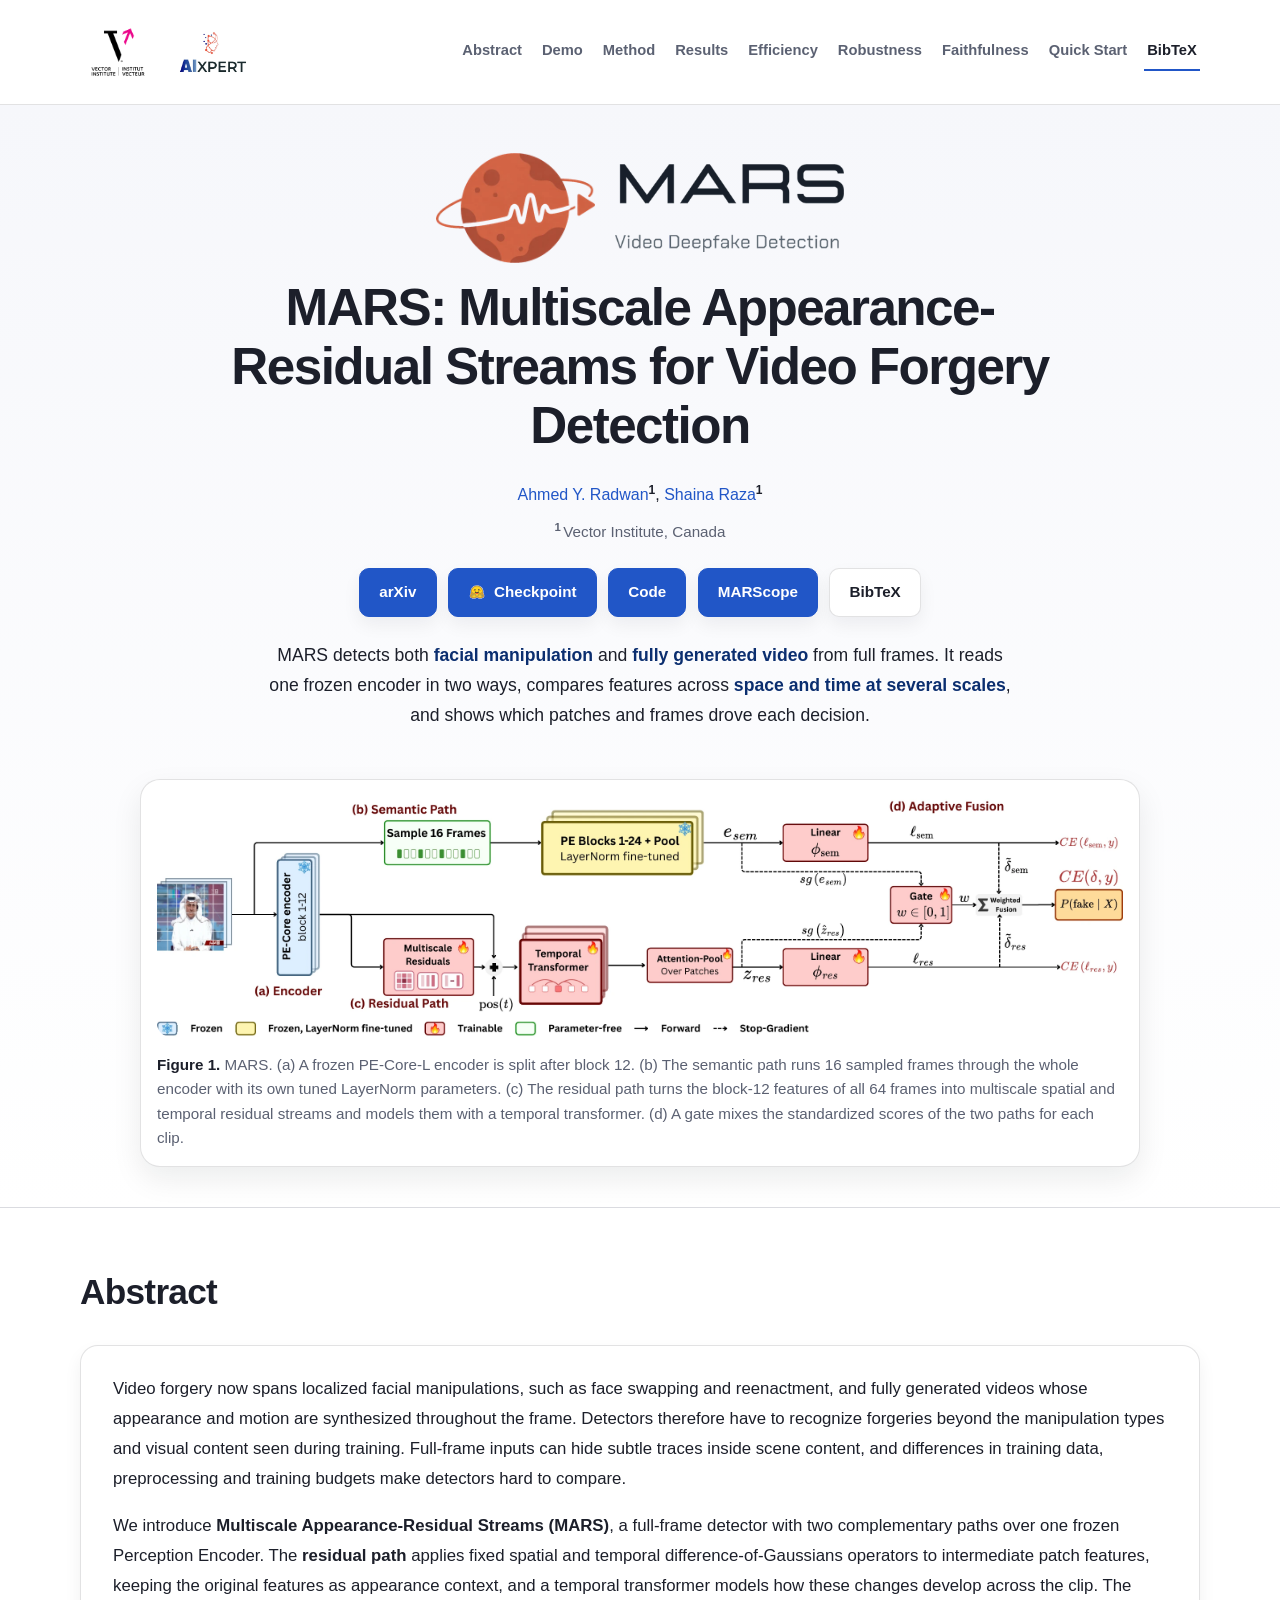
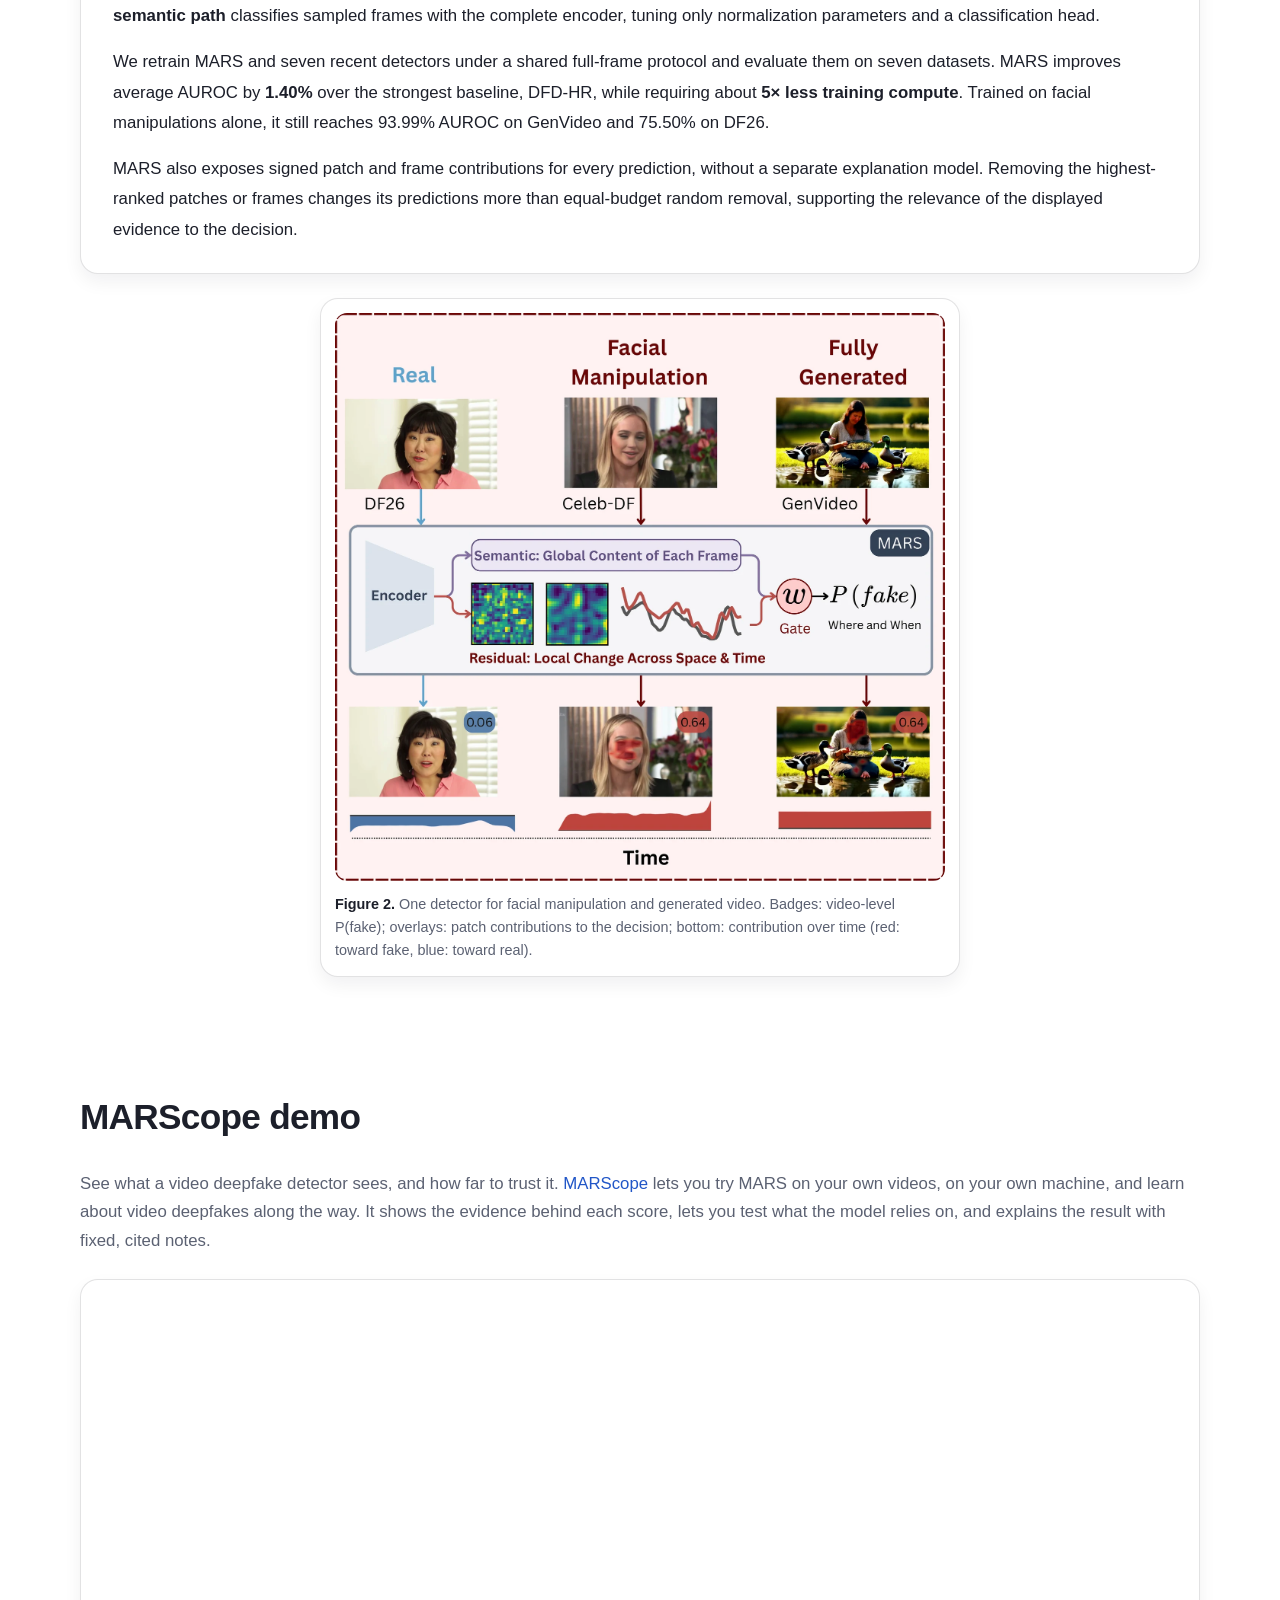
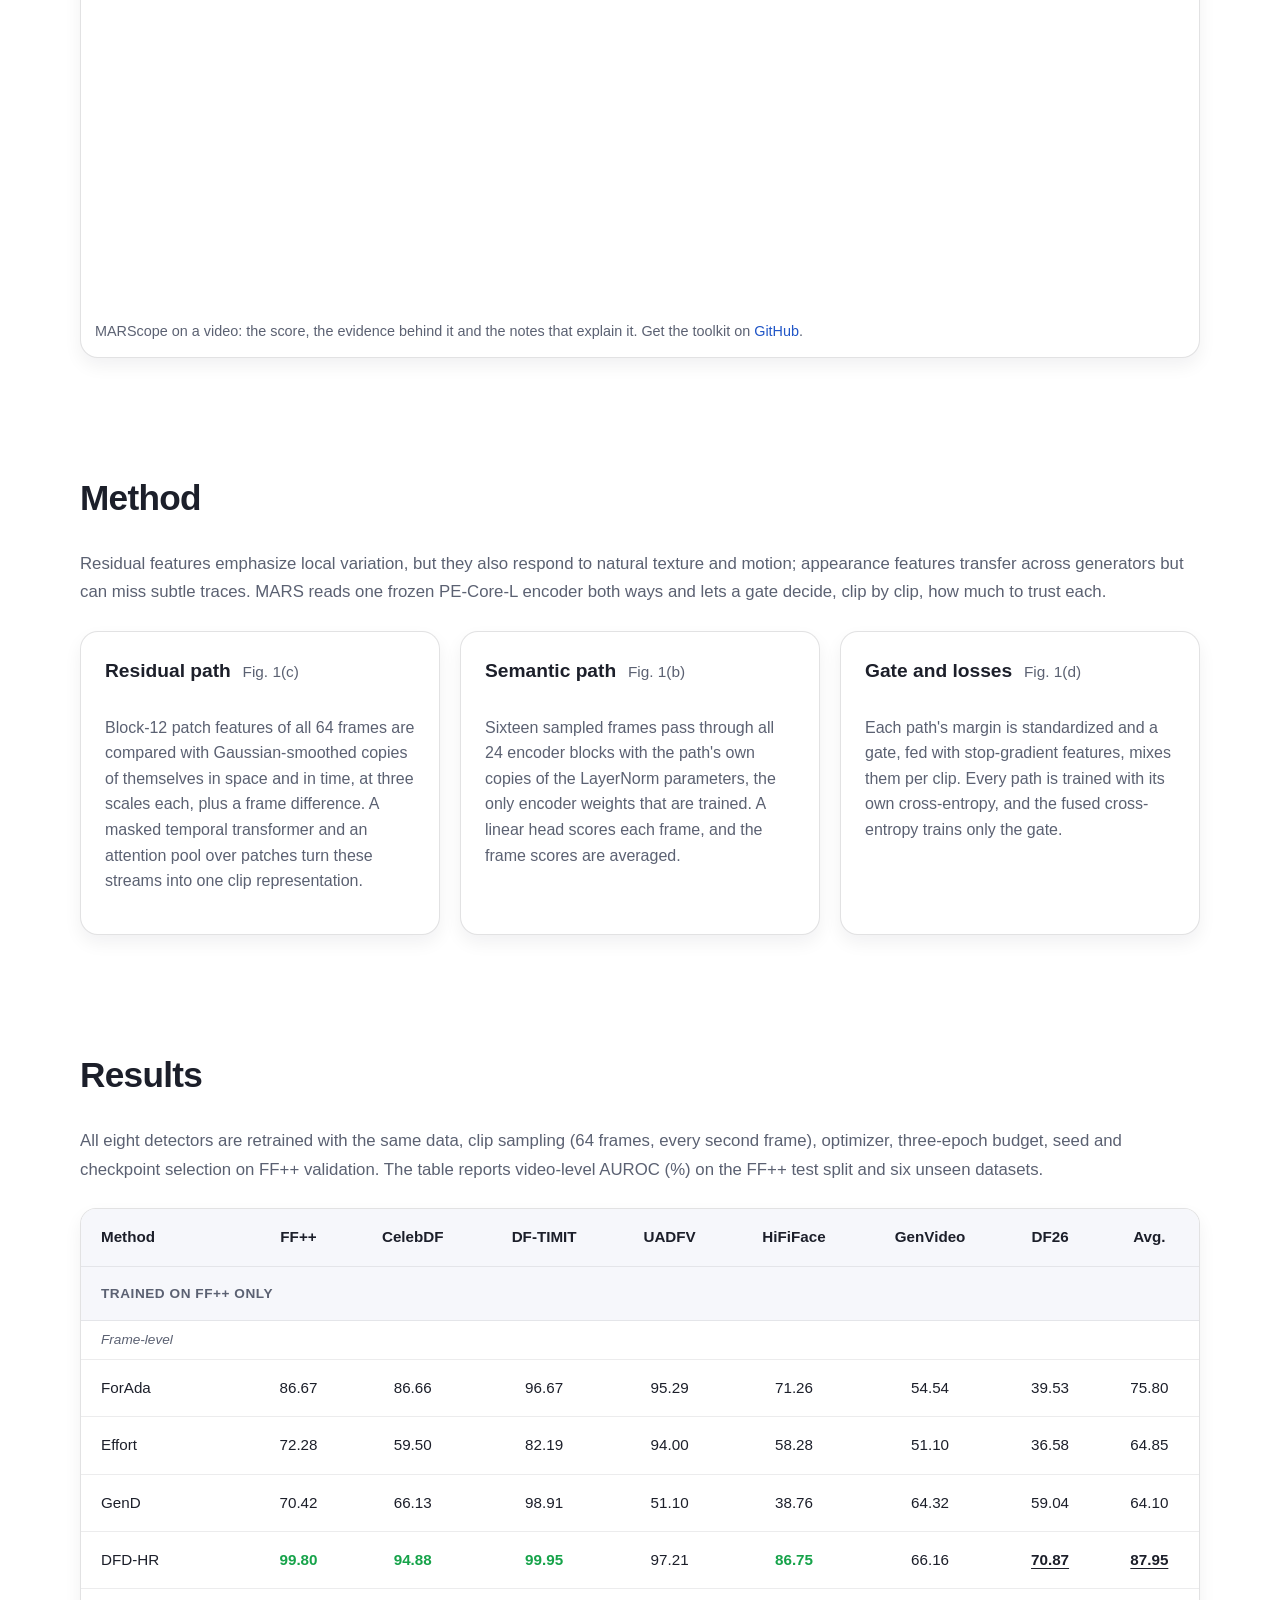
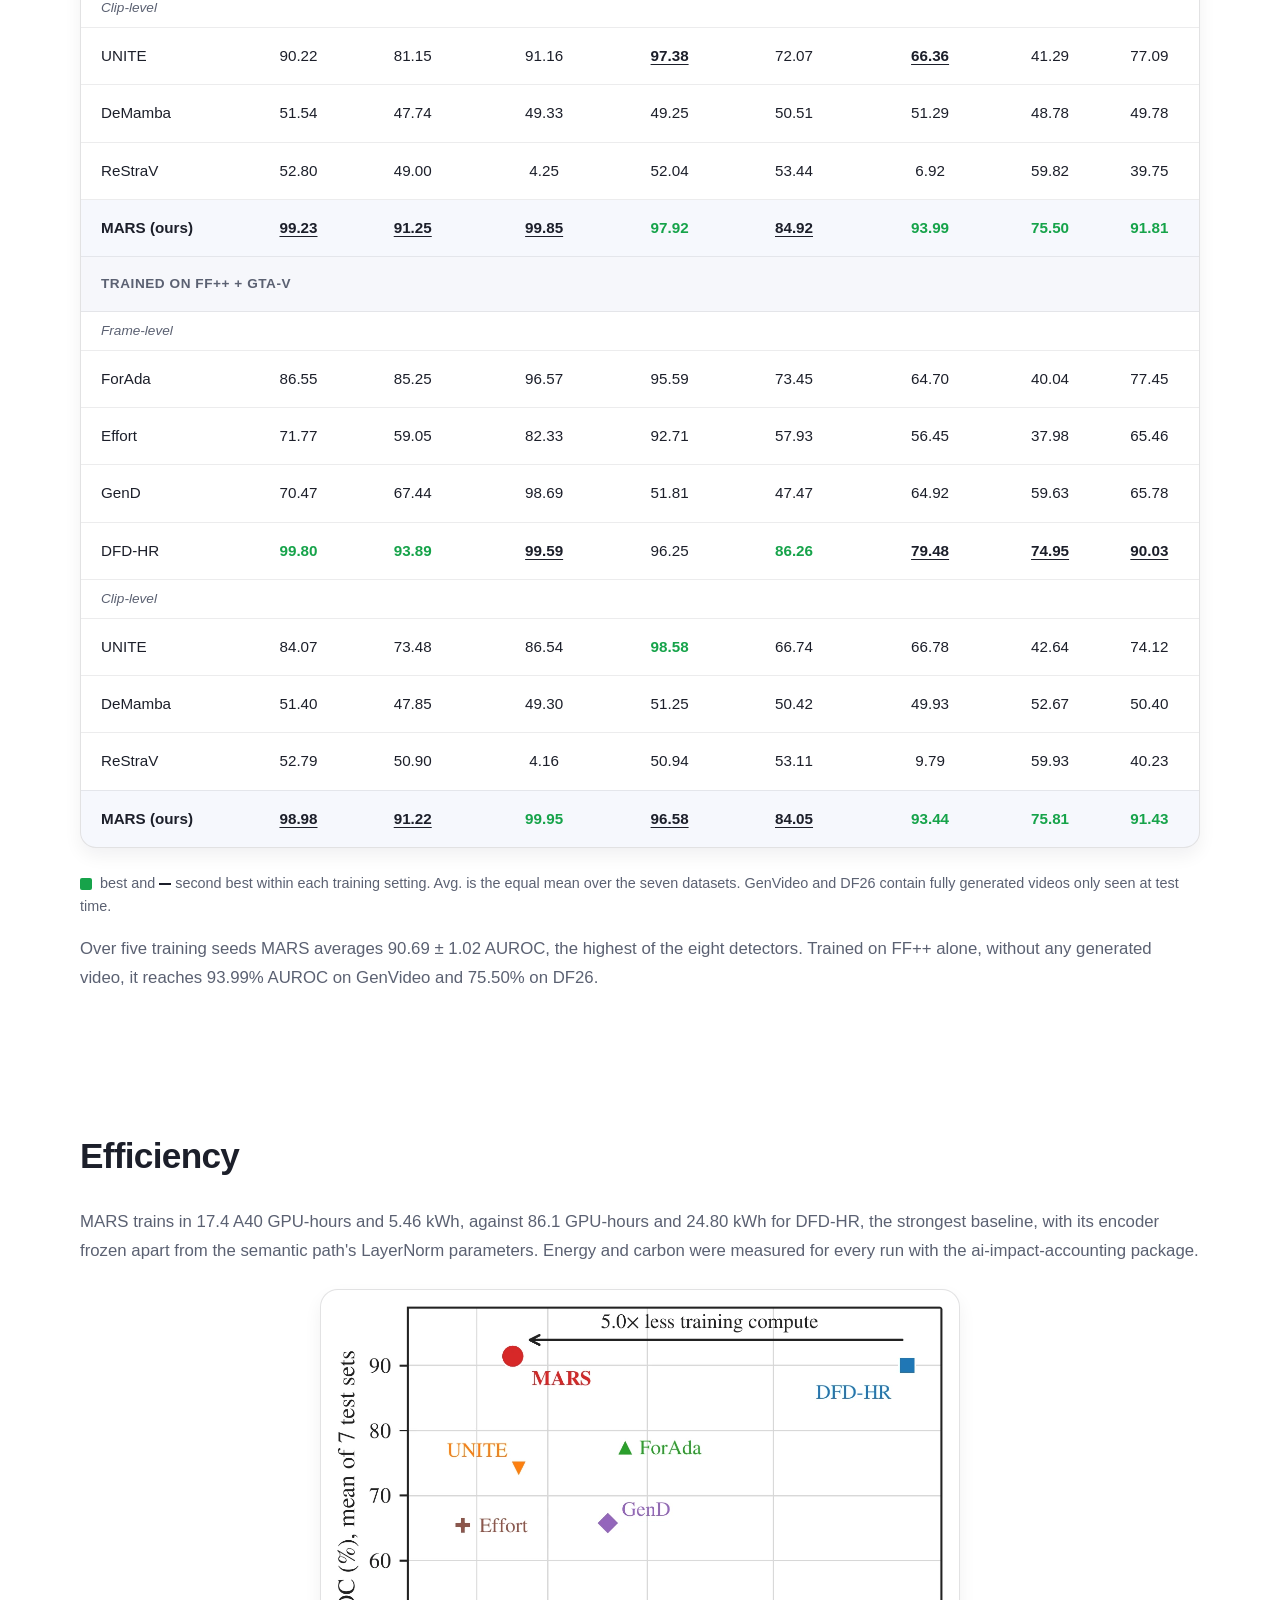
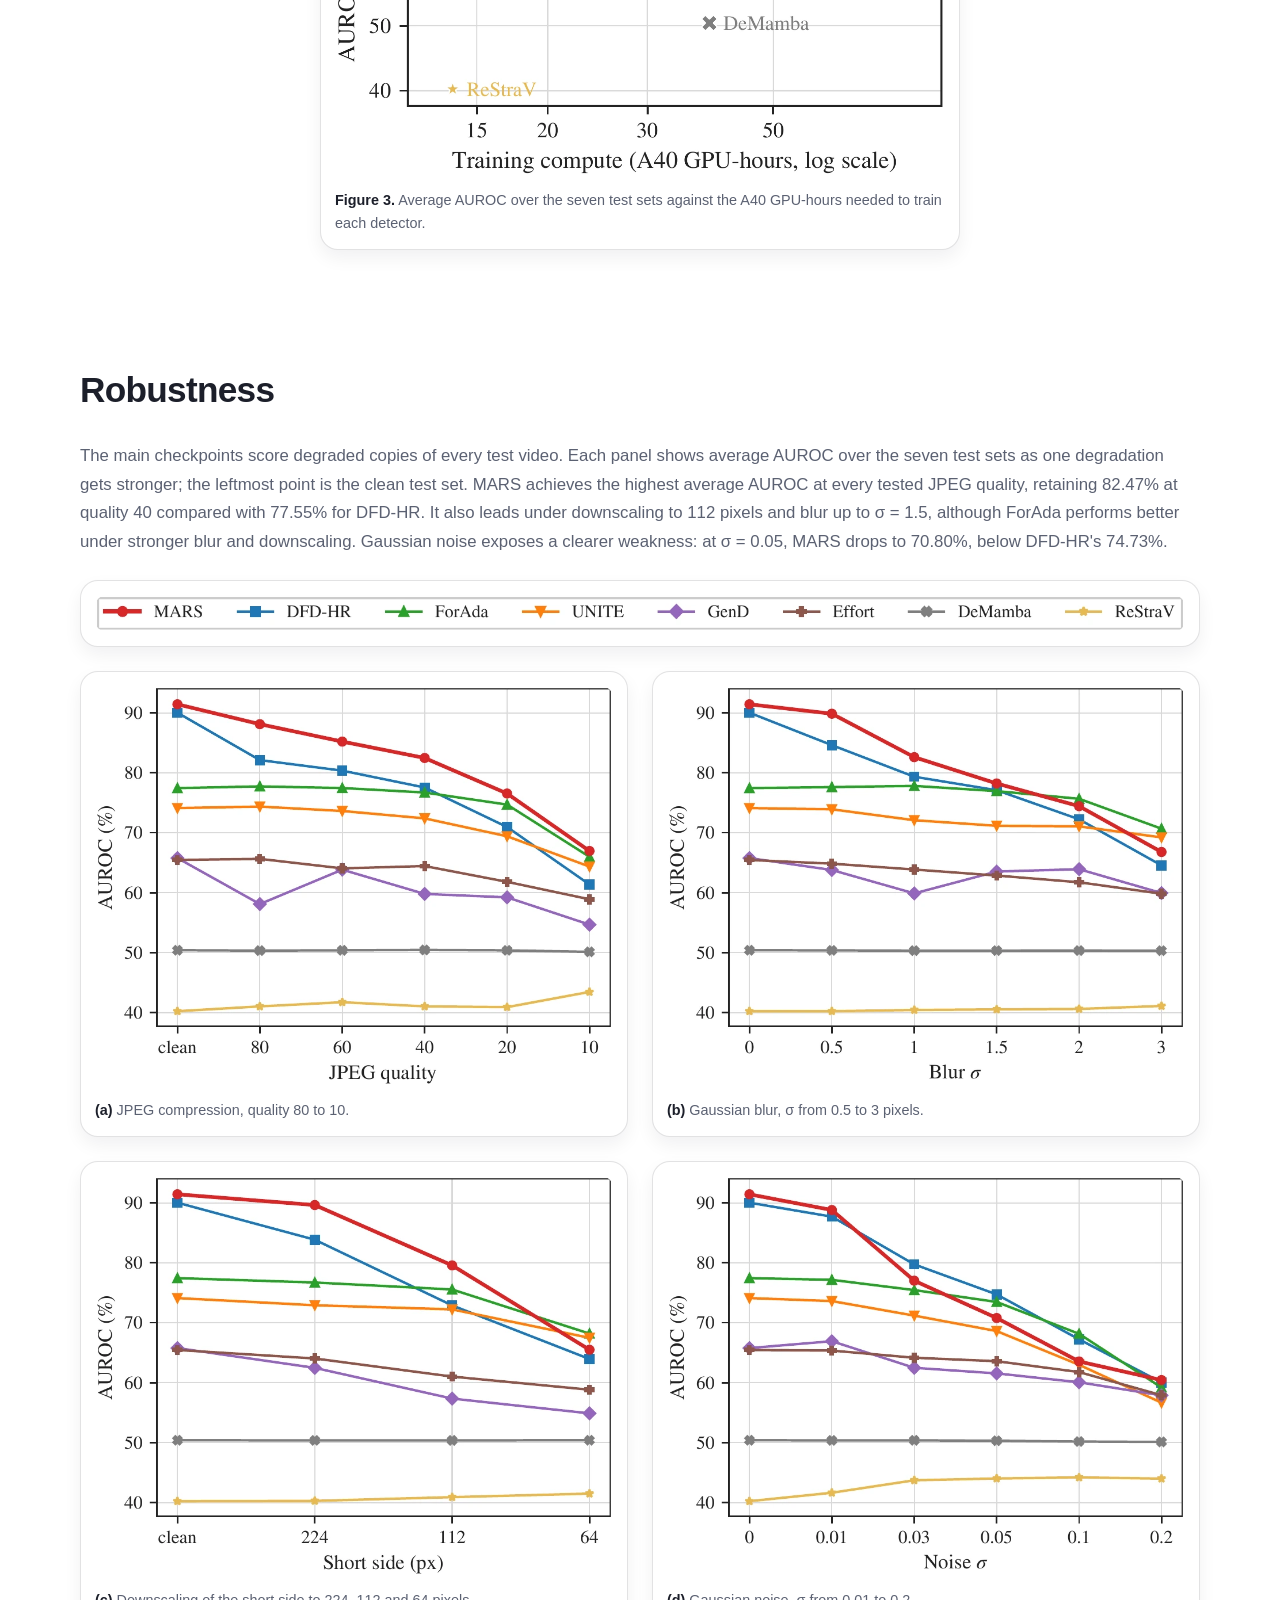
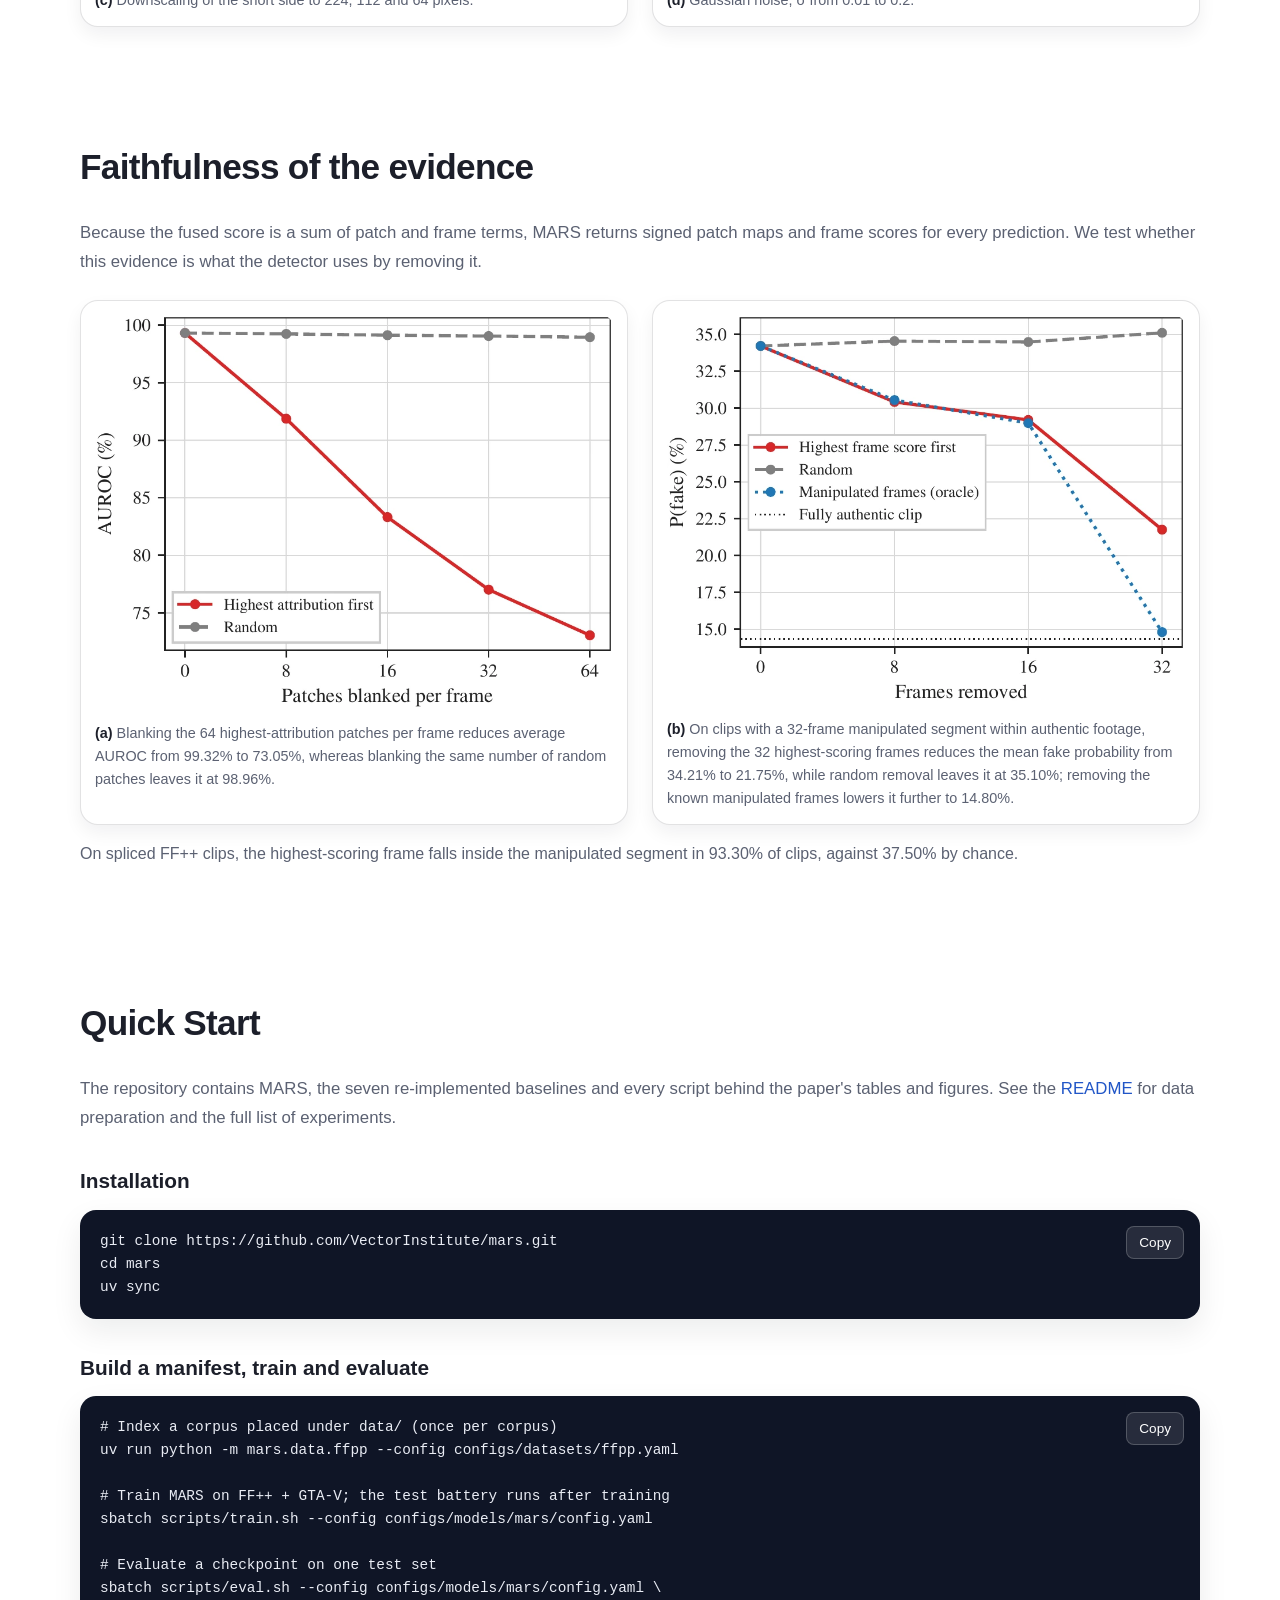
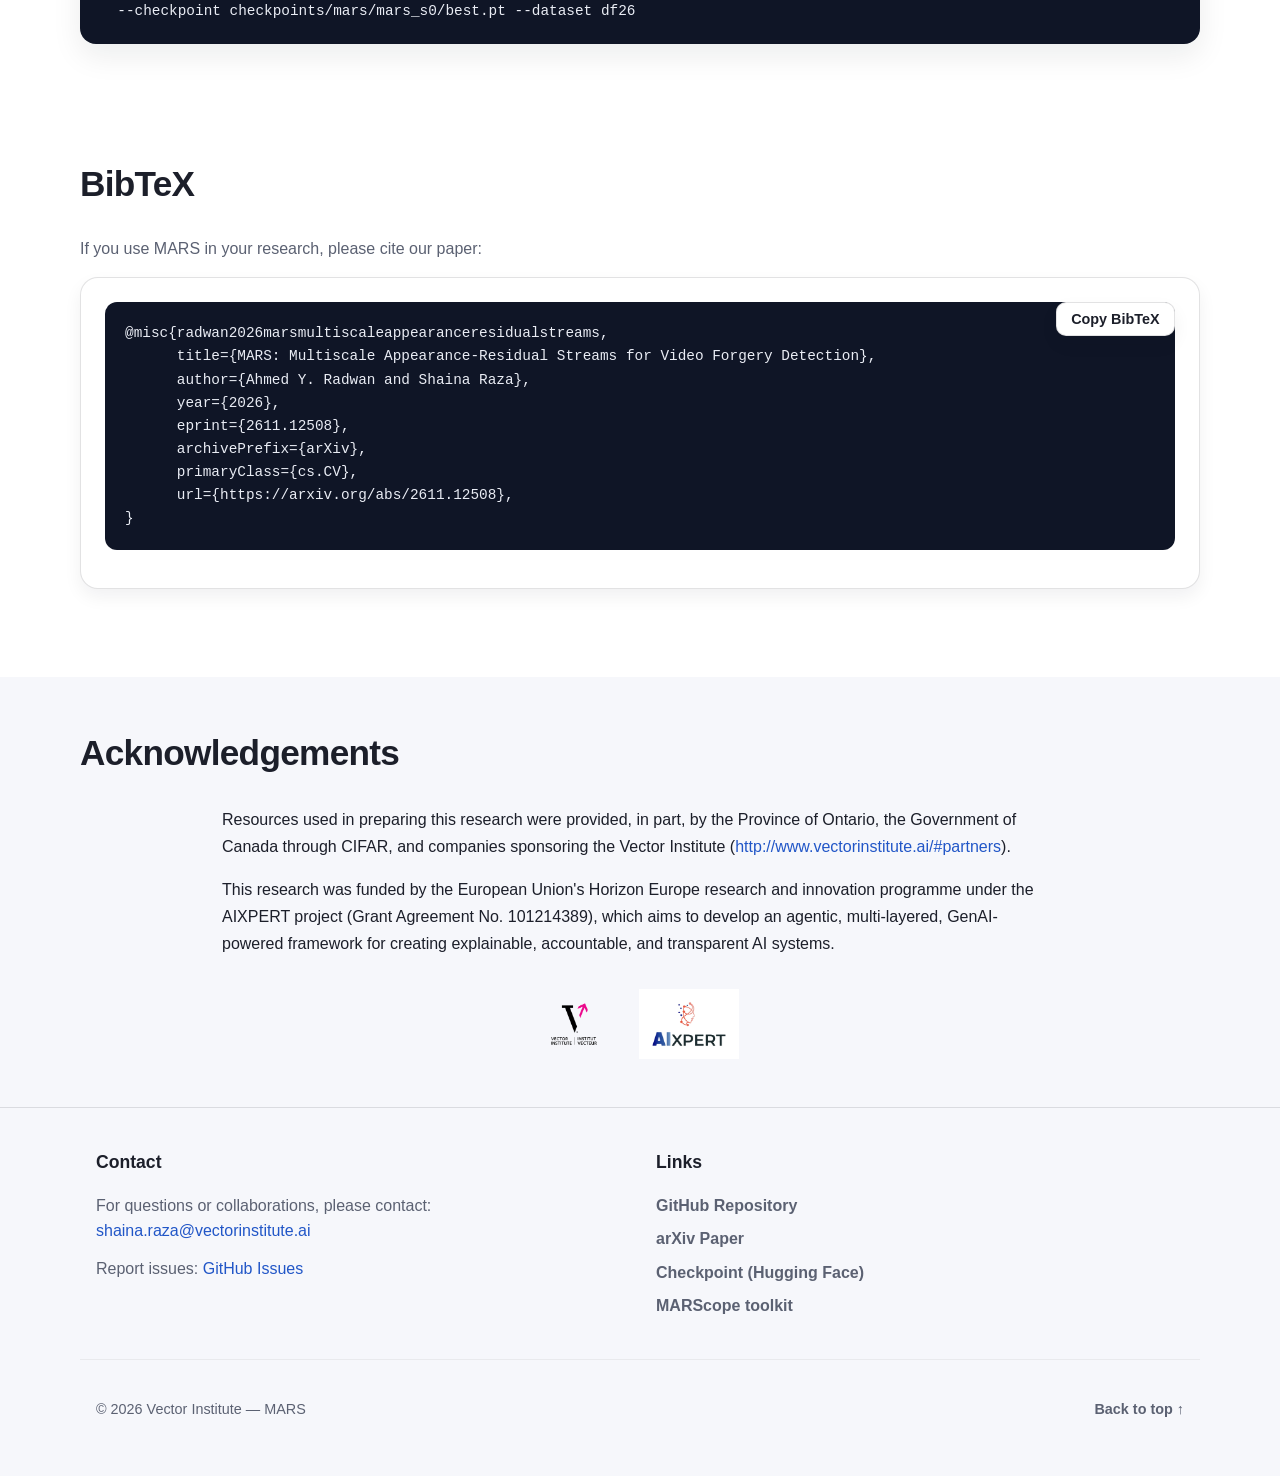
<file: docs/index.html>
<!-- docs/index.html -->
<!DOCTYPE html>
<html lang="en">
<head>
  <meta charset="UTF-8" />
  <meta name="viewport" content="width=device-width, initial-scale=1.0" />
  <title>MARS: Multiscale Appearance-Residual Streams for Video Forgery Detection</title>
  <meta name="description" content="MARS is a full-frame video forgery detector for facial manipulation and fully generated video. It combines multiscale spatial and temporal feature differences with adapted appearance features from one frozen Perception Encoder, and exposes faithful patch and frame evidence." />
  <link rel="icon" href="favicon.ico" sizes="any" />
  <link rel="icon" type="image/png" sizes="32x32" href="favicon-32.png" />
  <link rel="icon" type="image/png" sizes="192x192" href="favicon-192.png" />
  <link rel="apple-touch-icon" href="apple-touch-icon.png" />
  <link rel="canonical" href="https://vectorinstitute.github.io/mars/" />
  <meta property="og:title" content="MARS: Multiscale Appearance-Residual Streams for Video Forgery Detection" />
  <meta property="og:description" content="A full-frame video forgery detector for facial manipulation and fully generated video, with faithful patch and frame evidence." />
  <meta property="og:type" content="article" />
  <meta property="og:url" content="https://vectorinstitute.github.io/mars/" />
  <meta property="og:image" content="https://vectorinstitute.github.io/mars/assets/og.png" />
  <meta name="twitter:card" content="summary_large_image" />
  <meta name="citation_title" content="MARS: Multiscale Appearance-Residual Streams for Video Forgery Detection" />
  <meta name="citation_author" content="Radwan, Ahmed Y." />
  <meta name="citation_author" content="Raza, Shaina" />
  <meta name="citation_publication_date" content="2026" />
  <meta name="citation_arxiv_id" content="2611.12508" />
  <meta name="citation_pdf_url" content="https://arxiv.org/pdf/2611.12508" />
  <link rel="stylesheet" href="style.css" />
  <script defer src="main.js"></script>
  <script type="application/ld+json">
  {
    "@context": "https://schema.org",
    "@type": "ScholarlyArticle",
    "headline": "MARS: Multiscale Appearance-Residual Streams for Video Forgery Detection",
    "keywords": ["deepfake detection", "video forgery detection", "generated video detection", "explainability", "Perception Encoder"],
    "author": [
      {"@type": "Person", "name": "Ahmed Y. Radwan", "affiliation": {"@type": "Organization", "name": "Vector Institute"}},
      {"@type": "Person", "name": "Shaina Raza", "affiliation": {"@type": "Organization", "name": "Vector Institute"}}
    ],
    "datePublished": "2026",
    "publisher": {"@type": "Organization", "name": "Vector Institute"},
    "url": "https://vectorinstitute.github.io/mars"
  }
  </script>
</head>
<body id="top">
  <header class="topbar">
    <div class="topbar-inner">
      <div class="topbar-logos">
        <img src="assets/logos/vector-black.webp" alt="Vector Institute" class="logo-img logo-vector" />
        <img src="assets/logos/aixpert.webp" alt="AIXPERT" class="logo-img" />
      </div>
      <button class="nav-toggle" id="navToggle" aria-label="Toggle navigation" aria-expanded="false">
        <span></span><span></span><span></span>
      </button>
      <nav class="nav" id="nav" aria-label="Site navigation">
        <a href="#abstract">Abstract</a>
        <a href="#demo">Demo</a>
        <a href="#method">Method</a>
        <a href="#results">Results</a>
        <a href="#efficiency">Efficiency</a>
        <a href="#robustness">Robustness</a>
        <a href="#faithfulness">Faithfulness</a>
        <a href="#quickstart">Quick Start</a>
        <a href="#citation">BibTeX</a>
      </nav>
    </div>
  </header>

  <section class="hero">
    <div class="container">
      <div class="hero-content">
        <div class="hero-text">
          <div class="title-row">
            <div class="brand-lockup">
              <img src="assets/mars-logo.webp" alt="MARS logo" class="title-logo" />
              <img src="assets/mars-wordmark.webp" alt="MARS: Video Deepfake Detection" class="title-wordmark" />
            </div>
            <h1 class="title">MARS: Multiscale Appearance-Residual Streams for Video Forgery Detection</h1>
          </div>
          <p class="authors">
            <a href="https://scholar.google.com/citations?user=Fmhn-MQAAAAJ&hl=en" target="_blank" rel="noreferrer">Ahmed Y. Radwan</a><sup>1</sup>,
            <a href="https://scholar.google.com/citations?user=chcz7RMAAAAJ&hl=en" target="_blank" rel="noreferrer">Shaina Raza</a><sup>1</sup>
          </p>
          <p class="affiliations"><sup>1</sup>Vector Institute, Canada</p>
          <div class="button-row">
            <a class="btn btn-primary" target="_blank" rel="noreferrer" href="https://arxiv.org/abs/2611.12508">
              arXiv
            </a>
            <a class="btn btn-primary" target="_blank" rel="noreferrer" href="https://huggingface.co/vector-institute/mars">
              <img src="assets/logos/hf-logo.svg" alt="" class="btn-icon" />
              Checkpoint
            </a>
            <a class="btn btn-primary" target="_blank" rel="noreferrer" href="https://github.com/VectorInstitute/mars">
              Code
            </a>
            <a class="btn btn-primary" target="_blank" rel="noreferrer" href="https://github.com/VectorInstitute/mars/tree/marscope">
              MARScope
            </a>
            <a class="btn" href="#citation">BibTeX</a>
          </div>
          <p class="lead">
            MARS detects both <strong>facial manipulation</strong> and <strong>fully generated video</strong> from full frames.
            It reads one frozen encoder in two ways, compares features across <strong>space and time at several scales</strong>,
            and shows which patches and frames drove each decision.
          </p>
        </div>
        <div class="hero-figure">
          <figure>
            <img src="assets/figures/mars-overview.webp" alt="MARS architecture: a frozen PE-Core-L encoder, a semantic path with tuned LayerNorms on 16 sampled frames, a residual path with multiscale spatial and temporal difference streams and a temporal transformer on all 64 frames, and a gate that mixes the two paths" />
            <figcaption>
              <strong>Figure 1.</strong> MARS. (a) A frozen PE-Core-L encoder is split after block 12. (b) The semantic path runs
              16 sampled frames through the whole encoder with its own tuned LayerNorm parameters. (c) The residual path turns the
              block-12 features of all 64 frames into multiscale spatial and temporal residual streams and models them with a
              temporal transformer. (d) A gate mixes the standardized scores of the two paths for each clip.
            </figcaption>
          </figure>
        </div>
      </div>
    </div>
  </section>

  <main class="container">
    <section id="abstract" class="section">
      <h2>Abstract</h2>
      <div class="abstract-box">
        <p>
          Video forgery now spans localized facial manipulations, such as face swapping and reenactment, and fully generated
          videos whose appearance and motion are synthesized throughout the frame. Detectors therefore have to recognize forgeries
          beyond the manipulation types and visual content seen during training. Full-frame inputs can hide subtle traces inside
          scene content, and differences in training data, preprocessing and training budgets make detectors hard to compare.
        </p>
        <p>
          We introduce <strong>Multiscale Appearance-Residual Streams (MARS)</strong>, a full-frame detector with two complementary
          paths over one frozen Perception Encoder. The <strong>residual path</strong> applies fixed spatial and temporal
          difference-of-Gaussians operators to intermediate patch features, keeping the original features as appearance context,
          and a temporal transformer models how these changes develop across the clip. The <strong>semantic path</strong> classifies
          sampled frames with the complete encoder, tuning only normalization parameters and a classification head.
        </p>
        <p>
          We retrain MARS and seven recent detectors under a shared full-frame protocol and evaluate them on seven datasets.
          MARS improves average AUROC by <strong>1.40%</strong> over the strongest baseline, DFD-HR, while requiring about
          <strong>5&times; less training compute</strong>. Trained on facial manipulations alone, it still reaches 93.99% AUROC on
          GenVideo and 75.50% on DF26.
        </p>
        <p>
          MARS also exposes signed patch and frame contributions for every prediction, without a separate explanation model.
          Removing the highest-ranked patches or frames changes its predictions more than equal-budget random removal,
          supporting the relevance of the displayed evidence to the decision.
        </p>
      </div>
      <figure class="figure figure-medium">
        <img src="assets/figures/mars-teaser.webp" alt="MARS on a real DF26 video, a Celeb-DF facial manipulation and a GenVideo clip: P(fake) 0.06, 0.64 and 0.64, with patch evidence on the manipulated face and on the generated scene, and evidence over time" loading="lazy" />
        <figcaption><strong>Figure 2.</strong> One detector for facial manipulation and generated video. Badges: video-level
          P(fake); overlays: patch contributions to the decision; bottom: contribution over time (red: toward fake, blue: toward
          real).</figcaption>
      </figure>
    </section>

    <section id="demo" class="section">
      <h2>MARScope demo</h2>
      <p class="section-intro">
        See what a video deepfake detector sees, and how far to trust it.
        <a href="https://github.com/VectorInstitute/mars/tree/marscope" target="_blank" rel="noreferrer">MARScope</a> lets you try MARS
        on your own videos, on your own machine, and learn about video deepfakes along the way. It shows the evidence behind
        each score, lets you test what the model relies on, and explains the result with fixed, cited notes.
      </p>
      <figure class="figure figure-large">
        <iframe class="video-embed" src="https://drive.google.com/file/d/1pVIvNulwyZCshrb98zoFQda9uUR0MvHT/preview"
          title="MARScope demo" allow="autoplay; fullscreen" allowfullscreen loading="lazy"></iframe>
        <figcaption>MARScope on a video: the score, the evidence behind it and the notes that explain it.
          Get the toolkit on <a href="https://github.com/VectorInstitute/mars/tree/marscope" target="_blank" rel="noreferrer">GitHub</a>.</figcaption>
      </figure>
    </section>

    <section id="method" class="section">
      <h2>Method</h2>
      <p class="section-intro">
        Residual features emphasize local variation, but they also respond to natural texture and motion; appearance features
        transfer across generators but can miss subtle traces. MARS reads one frozen PE-Core-L encoder both ways and lets a gate
        decide, clip by clip, how much to trust each.
      </p>
      <div class="task-grid">
        <div class="task-card">
          <div class="task-header"><h3>Residual path <span class="panel-ref">Fig. 1(c)</span></h3></div>
          <p class="task-description">
            Block-12 patch features of all 64 frames are compared with Gaussian-smoothed copies of themselves in space and in time,
            at three scales each, plus a frame difference. A masked temporal transformer and an attention pool over patches turn
            these streams into one clip representation.
          </p>
        </div>
        <div class="task-card">
          <div class="task-header"><h3>Semantic path <span class="panel-ref">Fig. 1(b)</span></h3></div>
          <p class="task-description">
            Sixteen sampled frames pass through all 24 encoder blocks with the path's own copies of the LayerNorm parameters,
            the only encoder weights that are trained. A linear head scores each frame, and the frame scores are averaged.
          </p>
        </div>
        <div class="task-card">
          <div class="task-header"><h3>Gate and losses <span class="panel-ref">Fig. 1(d)</span></h3></div>
          <p class="task-description">
            Each path's margin is standardized and a gate, fed with stop-gradient features, mixes them per clip. Every path is
            trained with its own cross-entropy, and the fused cross-entropy trains only the gate.
          </p>
        </div>
      </div>
    </section>

    <section id="results" class="section">
      <h2>Results</h2>
      <p class="section-intro">
        All eight detectors are retrained with the same data, clip sampling (64 frames, every second frame), optimizer,
        three-epoch budget, seed and checkpoint selection on FF++ validation. The table reports video-level AUROC (%) on the
        FF++ test split and six unseen datasets.
      </p>
      <div class="table-wrap">
        <table class="table">
          <thead>
            <tr>
              <th>Method</th>
              <th class="center">FF++</th>
              <th class="center">CelebDF</th>
              <th class="center">DF-TIMIT</th>
              <th class="center">UADFV</th>
              <th class="center">HiFiFace</th>
              <th class="center">GenVideo</th>
              <th class="center">DF26</th>
              <th class="center">Avg.</th>
            </tr>
          </thead>
          <tbody>
          <tr class="group"><td colspan="9">Trained on FF++ only</td></tr>
          <tr class="subgroup"><td colspan="9">Frame-level</td></tr>
          <tr><td>ForAda</td><td class="center">86.67</td><td class="center">86.66</td><td class="center">96.67</td><td class="center">95.29</td><td class="center">71.26</td><td class="center">54.54</td><td class="center">39.53</td><td class="center">75.80</td></tr>
          <tr><td>Effort</td><td class="center">72.28</td><td class="center">59.50</td><td class="center">82.19</td><td class="center">94.00</td><td class="center">58.28</td><td class="center">51.10</td><td class="center">36.58</td><td class="center">64.85</td></tr>
          <tr><td>GenD</td><td class="center">70.42</td><td class="center">66.13</td><td class="center">98.91</td><td class="center">51.10</td><td class="center">38.76</td><td class="center">64.32</td><td class="center">59.04</td><td class="center">64.10</td></tr>
          <tr><td>DFD-HR</td><td class="center best">99.80</td><td class="center best">94.88</td><td class="center best">99.95</td><td class="center">97.21</td><td class="center best">86.75</td><td class="center">66.16</td><td class="center second">70.87</td><td class="center second">87.95</td></tr>
          <tr class="subgroup"><td colspan="9">Clip-level</td></tr>
          <tr><td>UNITE</td><td class="center">90.22</td><td class="center">81.15</td><td class="center">91.16</td><td class="center second">97.38</td><td class="center">72.07</td><td class="center second">66.36</td><td class="center">41.29</td><td class="center">77.09</td></tr>
          <tr><td>DeMamba</td><td class="center">51.54</td><td class="center">47.74</td><td class="center">49.33</td><td class="center">49.25</td><td class="center">50.51</td><td class="center">51.29</td><td class="center">48.78</td><td class="center">49.78</td></tr>
          <tr><td>ReStraV</td><td class="center">52.80</td><td class="center">49.00</td><td class="center">4.25</td><td class="center">52.04</td><td class="center">53.44</td><td class="center">6.92</td><td class="center">59.82</td><td class="center">39.75</td></tr>
          <tr class="highlight"><td>MARS (ours)</td><td class="center second">99.23</td><td class="center second">91.25</td><td class="center second">99.85</td><td class="center best">97.92</td><td class="center second">84.92</td><td class="center best">93.99</td><td class="center best">75.50</td><td class="center best">91.81</td></tr>
          <tr class="group"><td colspan="9">Trained on FF++ + GTA-V</td></tr>
          <tr class="subgroup"><td colspan="9">Frame-level</td></tr>
          <tr><td>ForAda</td><td class="center">86.55</td><td class="center">85.25</td><td class="center">96.57</td><td class="center">95.59</td><td class="center">73.45</td><td class="center">64.70</td><td class="center">40.04</td><td class="center">77.45</td></tr>
          <tr><td>Effort</td><td class="center">71.77</td><td class="center">59.05</td><td class="center">82.33</td><td class="center">92.71</td><td class="center">57.93</td><td class="center">56.45</td><td class="center">37.98</td><td class="center">65.46</td></tr>
          <tr><td>GenD</td><td class="center">70.47</td><td class="center">67.44</td><td class="center">98.69</td><td class="center">51.81</td><td class="center">47.47</td><td class="center">64.92</td><td class="center">59.63</td><td class="center">65.78</td></tr>
          <tr><td>DFD-HR</td><td class="center best">99.80</td><td class="center best">93.89</td><td class="center second">99.59</td><td class="center">96.25</td><td class="center best">86.26</td><td class="center second">79.48</td><td class="center second">74.95</td><td class="center second">90.03</td></tr>
          <tr class="subgroup"><td colspan="9">Clip-level</td></tr>
          <tr><td>UNITE</td><td class="center">84.07</td><td class="center">73.48</td><td class="center">86.54</td><td class="center best">98.58</td><td class="center">66.74</td><td class="center">66.78</td><td class="center">42.64</td><td class="center">74.12</td></tr>
          <tr><td>DeMamba</td><td class="center">51.40</td><td class="center">47.85</td><td class="center">49.30</td><td class="center">51.25</td><td class="center">50.42</td><td class="center">49.93</td><td class="center">52.67</td><td class="center">50.40</td></tr>
          <tr><td>ReStraV</td><td class="center">52.79</td><td class="center">50.90</td><td class="center">4.16</td><td class="center">50.94</td><td class="center">53.11</td><td class="center">9.79</td><td class="center">59.93</td><td class="center">40.23</td></tr>
          <tr class="highlight"><td>MARS (ours)</td><td class="center second">98.98</td><td class="center second">91.22</td><td class="center best">99.95</td><td class="center second">96.58</td><td class="center second">84.05</td><td class="center best">93.44</td><td class="center best">75.81</td><td class="center best">91.43</td></tr>
          </tbody>
        </table>
      </div>
      <p class="table-note">
        <span class="best"></span> best and <span class="second-mark"></span> second best within each training setting.
        Avg. is the equal mean over the seven datasets. GenVideo and DF26 contain fully generated videos only seen at test time.
      </p>
      <p class="section-intro">
        Over five training seeds MARS averages 90.69 &plusmn; 1.02 AUROC, the highest of the eight detectors. Trained on FF++
        alone, without any generated video, it reaches 93.99% AUROC on GenVideo and 75.50% on DF26.
      </p>
    </section>

    <section id="efficiency" class="section">
      <h2>Efficiency</h2>
      <p class="section-intro">
        MARS trains in 17.4 A40 GPU-hours and 5.46 kWh, against 86.1 GPU-hours and 24.80 kWh for DFD-HR, the strongest
        baseline, with its encoder frozen apart from the semantic path's LayerNorm parameters. Energy and carbon were measured
        for every run with the ai-impact-accounting package.
      </p>
      <figure class="figure figure-medium">
        <img src="assets/figures/accuracy-vs-compute.webp" alt="Average AUROC against training GPU-hours for the eight detectors; MARS is top left" />
        <figcaption><strong>Figure 3.</strong> Average AUROC over the seven test sets against the A40 GPU-hours needed to train each detector.</figcaption>
      </figure>
    </section>

    <section id="robustness" class="section">
      <h2>Robustness</h2>
      <p class="section-intro">
        The main checkpoints score degraded copies of every test video. Each panel shows average AUROC over the seven test sets
        as one degradation gets stronger; the leftmost point is the clean test set. MARS achieves the highest average AUROC at
        every tested JPEG quality, retaining 82.47% at quality 40 compared with 77.55% for DFD-HR. It also leads under
        downscaling to 112 pixels and blur up to &sigma; = 1.5, although ForAda performs better under stronger blur and
        downscaling. Gaussian noise exposes a clearer weakness: at &sigma; = 0.05, MARS drops to 70.80%, below DFD-HR's 74.73%.
      </p>
      <figure class="figure"><img src="assets/figures/legend-methods.webp" alt="Legend: MARS, DFD-HR, ForAda, UNITE, GenD, Effort, DeMamba, ReStraV" /></figure>
      <div class="figure-grid-2">
        <figure class="figure"><img src="assets/figures/robustness-jpeg.webp" alt="AUROC under JPEG compression" /><figcaption><strong>(a)</strong> JPEG compression, quality 80 to 10.</figcaption></figure>
        <figure class="figure"><img src="assets/figures/robustness-blur.webp" alt="AUROC under Gaussian blur" /><figcaption><strong>(b)</strong> Gaussian blur, &sigma; from 0.5 to 3 pixels.</figcaption></figure>
        <figure class="figure"><img src="assets/figures/robustness-resize.webp" alt="AUROC under downscaling" /><figcaption><strong>(c)</strong> Downscaling of the short side to 224, 112 and 64 pixels.</figcaption></figure>
        <figure class="figure"><img src="assets/figures/robustness-noise.webp" alt="AUROC under Gaussian noise" /><figcaption><strong>(d)</strong> Gaussian noise, &sigma; from 0.01 to 0.2.</figcaption></figure>
      </div>
    </section>

    <section id="faithfulness" class="section">
      <h2>Faithfulness of the evidence</h2>
      <p class="section-intro">
        Because the fused score is a sum of patch and frame terms, MARS returns signed patch maps and frame scores for every
        prediction. We test whether this evidence is what the detector uses by removing it.
      </p>
      <div class="figure-grid-2">
        <figure class="figure">
          <img src="assets/figures/faithfulness-patches.webp" alt="AUROC after blanking the highest-attribution patches versus random patches" />
          <figcaption><strong>(a)</strong> Blanking the 64 highest-attribution patches per frame reduces average AUROC from 99.32% to 73.05%, whereas blanking the same number of random patches leaves it at 98.96%.</figcaption>
        </figure>
        <figure class="figure">
          <img src="assets/figures/faithfulness-frames.webp" alt="Probability of manipulation after removing the highest-scoring, random or manipulated frames" />
          <figcaption><strong>(b)</strong> On clips with a 32-frame manipulated segment within authentic footage, removing the 32 highest-scoring frames reduces the mean fake probability from 34.21% to 21.75%, while random removal leaves it at 35.10%; removing the known manipulated frames lowers it further to 14.80%.</figcaption>
        </figure>
      </div>
      <p class="muted">
        On spliced FF++ clips, the highest-scoring frame falls inside the manipulated segment in 93.30% of clips, against 37.50% by chance.
      </p>
    </section>

    <section id="quickstart" class="section">
      <h2>Quick Start</h2>
      <p class="section-intro">
        The repository contains MARS, the seven re-implemented baselines and every script behind the paper's tables and figures.
        See the <a href="https://github.com/VectorInstitute/mars" target="_blank" rel="noreferrer">README</a> for data preparation and the full list of experiments.
      </p>
      <div class="code-section">
        <h3 class="h3">Installation</h3>
        <div class="code-card">
          <button class="code-copy" data-target="code-install" aria-label="Copy installation commands">Copy</button>
          <pre id="code-install"><code>git clone https://github.com/VectorInstitute/mars.git
cd mars
uv sync</code></pre>
        </div>
      </div>
      <div class="code-section">
        <h3 class="h3">Build a manifest, train and evaluate</h3>
        <div class="code-card">
          <button class="code-copy" data-target="code-run" aria-label="Copy training and evaluation commands">Copy</button>
          <pre id="code-run"><code># Index a corpus placed under data/ (once per corpus)
uv run python -m mars.data.ffpp --config configs/datasets/ffpp.yaml

# Train MARS on FF++ + GTA-V; the test battery runs after training
sbatch scripts/train.sh --config configs/models/mars/config.yaml

# Evaluate a checkpoint on one test set
sbatch scripts/eval.sh --config configs/models/mars/config.yaml \
  --checkpoint checkpoints/mars/mars_s0/best.pt --dataset df26</code></pre>
        </div>
      </div>
    </section>

    <section id="citation" class="section">
      <h2>BibTeX</h2>
      <p class="muted">If you use MARS in your research, please cite our paper:</p>
      <div class="bibtex-section">
        <button class="btn btn-small btn-copy" id="copyBibtex" type="button" aria-label="Copy BibTeX citation">Copy BibTeX</button>
        <pre class="bibtex" id="bibtexBlock"><code>@misc{radwan2026marsmultiscaleappearanceresidualstreams,
      title={MARS: Multiscale Appearance-Residual Streams for Video Forgery Detection},
      author={Ahmed Y. Radwan and Shaina Raza},
      year={2026},
      eprint={2611.12508},
      archivePrefix={arXiv},
      primaryClass={cs.CV},
      url={https://arxiv.org/abs/2611.12508},
}</code></pre>
        <p class="copy-status" id="copyStatus" role="status" aria-live="polite"></p>
      </div>
    </section>

    <section id="acknowledgements" class="section">
      <h2>Acknowledgements</h2>
      <div class="ack-content">
        <p>
          Resources used in preparing this research were provided, in part, by the Province of Ontario,
          the Government of Canada through CIFAR, and companies sponsoring the Vector Institute
          (<a href="http://www.vectorinstitute.ai/#partners" target="_blank" rel="noreferrer">http://www.vectorinstitute.ai/#partners</a>).
        </p>
        <p>
          This research was funded by the European Union's Horizon Europe research and innovation programme
          under the AIXPERT project (Grant Agreement No. 101214389), which aims to develop an agentic,
          multi-layered, GenAI-powered framework for creating explainable, accountable, and transparent AI systems.
        </p>
        <div class="ack-logos">
          <img src="assets/logos/vector-black.webp" alt="Vector Institute" />
          <img src="assets/logos/aixpert.webp" alt="AIXPERT" />
        </div>
      </div>
    </section>

    <footer class="footer">
      <div class="footer-content">
        <div class="footer-section">
          <h3 class="h3">Contact</h3>
          <p>
            For questions or collaborations, please contact:<br/>
            <a href="mailto:shaina.raza@vectorinstitute.ai">shaina.raza@vectorinstitute.ai</a>
          </p>
          <p>Report issues: <a href="https://github.com/VectorInstitute/mars/issues" target="_blank" rel="noreferrer">GitHub Issues</a></p>
        </div>
        <div class="footer-section">
          <h3 class="h3">Links</h3>
          <ul class="footer-links">
            <li><a href="https://github.com/VectorInstitute/mars" target="_blank" rel="noreferrer">GitHub Repository</a></li>
            <li><a href="https://arxiv.org/abs/2611.12508" target="_blank" rel="noreferrer">arXiv Paper</a></li>
            <li><a href="https://huggingface.co/vector-institute/mars" target="_blank" rel="noreferrer">Checkpoint (Hugging Face)</a></li>
            <li><a href="https://github.com/VectorInstitute/mars/tree/marscope" target="_blank" rel="noreferrer">MARScope toolkit</a></li>
          </ul>
        </div>
      </div>
      <div class="footer-bottom">
        <p>© 2026 Vector Institute — MARS</p>
        <p><a href="#top">Back to top ↑</a></p>
      </div>
    </footer>
  </main>
</body>
</html>
</file>
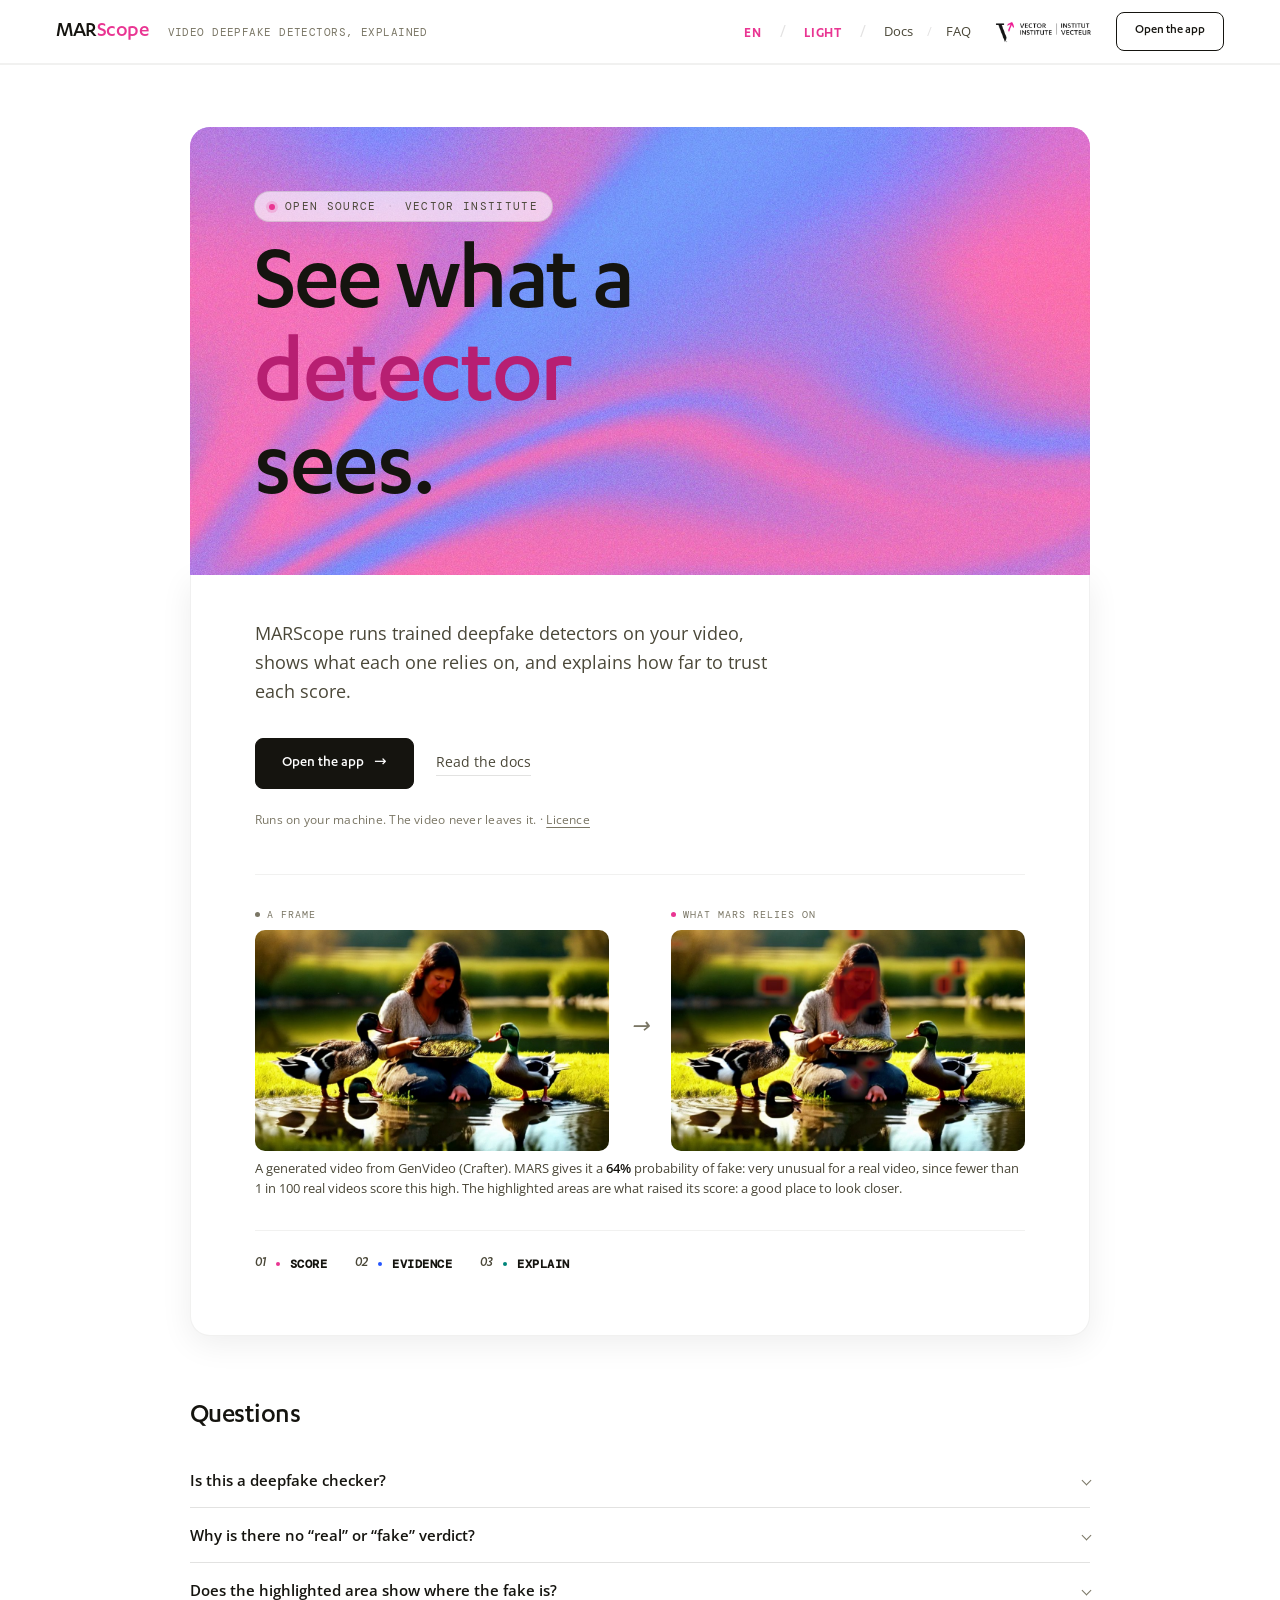
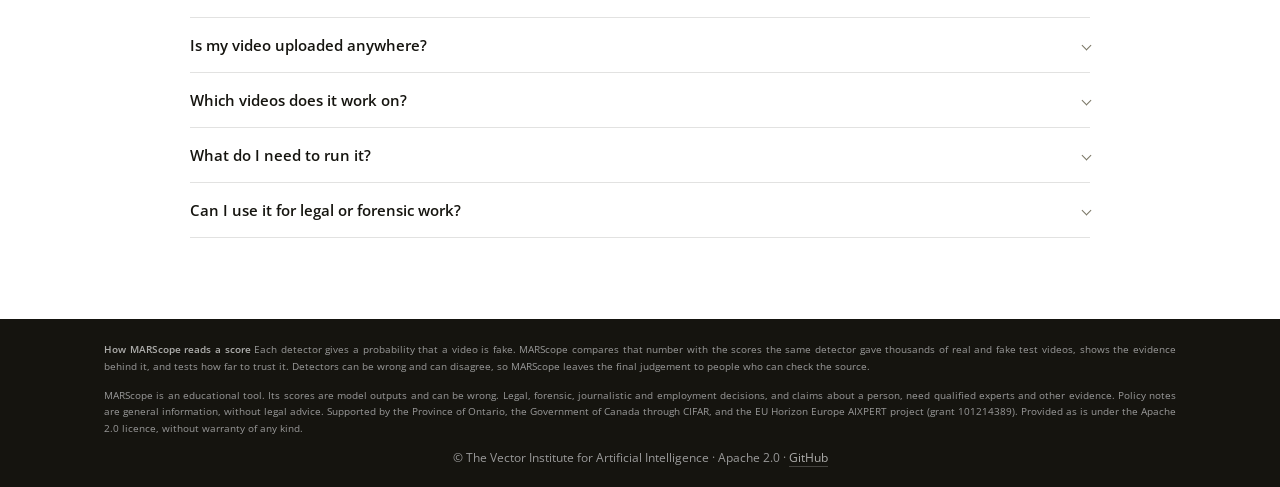
<file: src/marscope/web/index.html>
<!doctype html>
<html lang="en" data-theme="light">
<head>
<meta charset="utf-8">
<meta name="viewport" content="width=device-width, initial-scale=1">
<title>MARScope · Vector Institute</title>
<meta name="description" content="See what a video deepfake detector sees. A study tool from the Vector Institute.">
<link rel="icon" href="img/favicon.svg" type="image/svg+xml">
<link rel="stylesheet" href="css/shell.css">
<script src="js/shell.js"></script>
</head>
<body>
<a class="skip" href="#main">Skip to content</a>

<header class="site-header">
  <div class="header-left">
    <a class="logo" href="index.html" aria-label="MARScope home"><span class="logo-mar">MAR</span><span class="logo-scope">Scope</span></a>
    <span class="logo-tagline" data-i18n="tagline">Video deepfake detectors, explained</span>
  </div>
  <div class="header-right">
    <div class="switcher" data-switch="lang"><button type="button" class="switch-trigger" aria-expanded="false">EN</button><div class="switch-menu" role="listbox" hidden></div></div>
    <span class="sep nav-sep" aria-hidden="true">/</span>
    <div class="switcher" data-switch="theme"><button type="button" class="switch-trigger" aria-expanded="false">Light</button><div class="switch-menu" role="listbox" hidden></div></div>
    <span class="sep nav-sep" aria-hidden="true">/</span>
    <nav class="topnav" aria-label="Site links">
      <a href="https://github.com/VectorInstitute/mars/tree/marscope/docs" target="_blank" rel="noopener noreferrer" data-i18n="docs">Docs</a>
      <span class="sep" aria-hidden="true">/</span>
      <a href="#faq" data-i18n="faq">FAQ</a>
    </nav>
    <a class="vector-link" href="https://vectorinstitute.ai/" target="_blank" rel="noopener noreferrer" aria-label="Vector Institute">
      <img class="vector-logo on-light" src="img/vector-logo.png" alt="Vector Institute">
      <img class="vector-logo on-dark" src="img/vector-logo-white.svg" alt="Vector Institute">
    </a>
    <a class="signin" href="app.html" data-i18n="openApp">Open the app</a>
  </div>
</header>

<main id="main" class="landing-main">
  <div class="hero">
    <div class="hero-headline-card">
      <div class="hero-headline-inner">
        <span class="eyebrow"><span class="eyebrow-dot"></span><span data-i18n="eyebrowA">Open source</span><span class="eyebrow-sep">·</span>Vector Institute</span>
        <h1 class="headline">
          <span class="headline-line" data-i18n="h1">See what a</span>
          <span class="headline-line headline-mark" data-i18n="h2">detector</span>
          <span class="headline-line" data-i18n="h3">sees.</span>
        </h1>
      </div>
    </div>

    <div class="hero-body-card">
      <p class="subline" data-i18n="subline">MARScope runs trained deepfake detectors on your video, shows what each one relies on, and explains how far to trust each score.</p>
      <div class="actions">
        <a class="cta-primary" href="app.html"><span data-i18n="openApp">Open the app</span> <span class="arrow" aria-hidden="true">→</span></a>
        <a class="cta-text" href="https://github.com/VectorInstitute/mars/tree/marscope/docs" target="_blank" rel="noopener noreferrer" data-i18n="readDocs">Read the docs</a>
      </div>
      <p class="disclaimer"><span data-i18n="trust">Runs on your machine. The video never leaves it.</span> · <a href="https://github.com/VectorInstitute/mars/blob/marscope/LICENSE.md" target="_blank" rel="noopener noreferrer" data-i18n="licence">Licence</a></p>

      <div class="proof" role="img" aria-labelledby="proof-text">
        <div class="proof-cell proof-before">
          <div class="proof-tag"><span class="dot"></span><span data-i18n="proofA">A frame</span></div>
          <img src="img/example-input.jpg" width="960" height="600" alt="" loading="lazy">
        </div>
        <div class="proof-arrow" aria-hidden="true">→</div>
        <div class="proof-cell proof-after">
          <div class="proof-tag"><span class="dot"></span><span data-i18n="proofB">What MARS relies on</span></div>
          <img src="img/example-output.jpg" width="960" height="600" alt="" loading="lazy">
        </div>
      </div>
      <p class="proof-text" id="proof-text" data-i18n-html="proofText"></p>

      <ul class="capabilities">
        <li><span class="cap-num">01</span><span class="cap-dot"></span><span class="cap-verb" data-i18n="cap1">Score</span></li>
        <li><span class="cap-num">02</span><span class="cap-dot"></span><span class="cap-verb" data-i18n="cap2">Evidence</span></li>
        <li><span class="cap-num">03</span><span class="cap-dot"></span><span class="cap-verb" data-i18n="cap3">Explain</span></li>
      </ul>
    </div>
  </div>

  <section class="faq" id="faq" aria-labelledby="faq-h">
    <h2 id="faq-h" data-i18n="faqTitle">Questions</h2>
    <div id="faq-list"></div>
  </section>
</main>

<footer class="site-footer">
  <p class="footer-definition" data-i18n-html="definition"></p>
  <p class="footer-legal" data-i18n="legal"></p>
  <p class="footer-copyright"><span data-i18n="copyright"></span> · <a href="https://github.com/VectorInstitute/mars/tree/marscope" target="_blank" rel="noopener noreferrer">GitHub</a></p>
</footer>


<script>
(function () {
  "use strict";
  window.MS.addStrings({
    en: {
      eyebrowA: "Open source", h1: "See what a", h2: "detector", h3: "sees.",
      subline: "MARScope runs trained deepfake detectors on your video, shows what each one relies on, and explains how far to trust each score.",
      readDocs: "Read the docs", trust: "Runs on your machine. The video never leaves it.", licence: "Licence",
      proofA: "A frame", proofB: "What MARS relies on",
      proofText: "A generated video from GenVideo (Crafter). MARS gives it a <b>64%</b> probability of fake: very unusual for a real video, since fewer than 1 in 100 real videos score this high. The highlighted areas are what raised its score: a good place to look closer.",
      cap1: "Score", cap2: "Evidence", cap3: "Explain", faqTitle: "Questions",
    },
    fr: {
      eyebrowA: "Code source ouvert", h1: "Voir ce que voit", h2: "un détecteur.", h3: "",
      subline: "MARScope applique des détecteurs d’hypertrucages entraînés à votre vidéo, montre sur quoi chacun s’appuie et explique jusqu’où se fier à chaque score.",
      readDocs: "Lire la documentation", trust: "Tourne sur votre machine. La vidéo n’en sort jamais.", licence: "Licence",
      proofA: "Une image", proofB: "Ce sur quoi MARS s’appuie",
      proofText: "Une vidéo générée de GenVideo (Crafter). MARS lui donne une probabilité de faux de <b>64 %</b> : très inhabituel pour une vraie vidéo, car moins de 1 vraie vidéo sur 100 obtient un score aussi haut. Les zones surlignées sont ce qui a fait monter son score : un bon endroit où regarder de plus près.",
      cap1: "Score", cap2: "Indices", cap3: "Explication", faqTitle: "Questions",
    },
  });
  const FAQ = [
    [{ en: "Is this a deepfake checker?", fr: "Est-ce un vérificateur d’hypertrucages?" }, { en: "It is a study tool. It shows how three trained detectors score a video, what each one relies on, and how far to trust their scores.", fr: "Non. C’est un outil d’étude. Il montre comment trois détecteurs entraînés notent une vidéo, sur quoi chacun s’appuie et pourquoi leurs scores ne sont pas une preuve." }],
    [{ en: "Why is there no “real” or “fake” verdict?", fr: "Pourquoi pas de verdict « vrai » ou « faux »?" }, { en: "Scores are not calibrated, detectors disagree, and everyday videos differ from the test videos the models were checked on. So MARScope shows the evidence and leaves the decision to people.", fr: "Les scores ne sont pas calibrés, les détecteurs divergent, et les vidéos du quotidien diffèrent des vidéos de test sur lesquelles les modèles ont été testés. Un verdict inviterait à s’en servir comme preuve." }],
    [{ en: "Does the highlighted area show where the fake is?", fr: "La zone surlignée montre-t-elle où est le faux?" }, { en: "No. It shows what a model relied on, which may not be the edited region. You can test it: hide those areas and compare with hiding random ones.", fr: "Non. Elle montre ce sur quoi un modèle s’est appuyé, qui n’est pas forcément la zone modifiée. Vous pouvez le vérifier : cachez ces zones et comparez avec des zones au hasard." }],
    [{ en: "Is my video uploaded anywhere?", fr: "Ma vidéo est-elle envoyée quelque part?" }, { en: "No. MARScope runs on your machine and deletes the video when you close the result. Only a text summary goes to a language model, and only if you set one up.", fr: "Non. MARScope tourne sur votre machine et supprime la vidéo quand vous fermez le résultat. Seul un résumé textuel part vers un modèle de langage, et seulement si vous en configurez un." }],
    [{ en: "Which videos does it work on?", fr: "Sur quelles vidéos fonctionne-t-il?" }, { en: "Up to 2 minutes and 1080p. The models were trained mostly on face videos, so the notes tell you when a video is unlike their training data.", fr: "Jusqu’à 2 minutes et 1080p. Les modèles ont surtout été entraînés sur des vidéos de visages; les notes signalent quand une vidéo en diffère." }],
    [{ en: "What do I need to run it?", fr: "De quoi ai-je besoin?" }, { en: "Python and, ideally, a GPU: about 3 GB of GPU memory per model, so all three fit on an 8 GB card. It also runs on the CPU, slowly.", fr: "Python et, idéalement, un GPU : environ 3 Go de mémoire GPU par modèle, donc les trois tiennent sur une carte de 8 Go. Il tourne aussi sur le processeur, lentement." }],
    [{ en: "Can I use it for legal or forensic work?", fr: "Puis-je l’utiliser pour un travail juridique ou judiciaire?" }, { en: "No. It is not built or tested for assessing evidence (EU AI Act, Annex III 6(c)).", fr: "Non. Il n’est ni conçu ni testé pour évaluer des preuves (AI Act de l’UE, annexe III 6(c))." }],
  ];
  function renderFaq() {
    const L = (o) => o[window.MS.lang()] || o.en;
    const list = document.getElementById("faq-list");
    list.replaceChildren(...FAQ.map(([q, a]) => {
      const d = document.createElement("details"), s = document.createElement("summary"), p = document.createElement("p");
      s.textContent = L(q); p.textContent = L(a); d.append(s, p); return d;
    }));
  }
  window.MS.onChange((what) => { if (what === "lang") renderFaq(); });
  document.addEventListener("DOMContentLoaded", renderFaq);
})();
</script>
</body>
</html>
</file>
<file: docs/style.css>
/* docs/style.css: layout and styling of the MARS project page */

:root {
  --bg: #ffffff;
  --bg-soft: #f6f7fb;
  --bg-light: #fafbfd;
  --text: #1c1f2a;
  --text-muted: #5b6172;
  --border: rgba(20, 22, 30, 0.12);
  --border-light: rgba(20, 22, 30, 0.06);
  --shadow: 0 12px 30px rgba(18, 20, 30, 0.08);
  --shadow-sm: 0 8px 18px rgba(18, 20, 30, 0.06);
  --brand: #0b2e6f;
  --brand-2: #2156c7;
  --primary: #2156c7;
  --pill: rgba(33, 86, 199, 0.08);
  --success: #16a34a;
  --warning: #dc2626;
  --max: 1120px;
}

* {
  box-sizing: border-box;
}

html {
  scroll-behavior: smooth;
}

body {
  margin: 0;
  font-family: ui-sans-serif, -apple-system, BlinkMacSystemFont, "Segoe UI",
    Roboto, Helvetica, Arial, "Apple Color Emoji", "Segoe UI Emoji";
  color: var(--text);
  background: var(--bg);
  line-height: 1.6;
  -webkit-font-smoothing: antialiased;
}

a {
  color: var(--brand-2);
  text-decoration: none;
  transition: color 0.15s ease;
}
a:hover {
  text-decoration: underline;
}

.container {
  width: min(var(--max), calc(100% - 2rem));
  margin: 0 auto;
}

/* ==================== Topbar ==================== */
.topbar {
  position: sticky;
  top: 0;
  z-index: 50;
  background: rgba(255, 255, 255, 0.92);
  backdrop-filter: blur(10px);
  border-bottom: 1px solid var(--border);
}

.topbar-inner {
  width: min(var(--max), calc(100% - 2rem));
  margin: 0 auto;
  padding: 0.75rem 0;
  display: flex;
  align-items: center;
  gap: 1rem;
}

.brand {
  display: flex;
  align-items: center;
  gap: 0.6rem;
  min-width: 160px;
}

.brand-mark {
  color: var(--brand-2);
  font-weight: 900;
  font-size: 1.5rem;
  line-height: 1;
}

/* Topbar logos */
.topbar-logos {
  display: flex;
  align-items: center;
  gap: 0.75rem;
  margin-right: 1rem;
}

.topbar-logos .logo-img {
  height: 64px;
  width: auto;
  object-fit: contain;
}

.nav {
  margin-left: auto;
  display: flex;
  flex-wrap: wrap;
  gap: 0.85rem;
  align-items: center;
}

.nav a {
  color: var(--text-muted);
  font-weight: 600;
  font-size: 0.92rem;
  padding: 0.4rem 0.2rem;
  border-bottom: 2px solid transparent;
  transition: color 0.15s ease, border-color 0.15s ease;
}

.nav a:hover {
  color: var(--text);
  text-decoration: none;
}

.nav a.active {
  color: var(--text);
  border-bottom-color: var(--brand-2);
}

.nav-toggle {
  margin-left: auto;
  display: none;
  width: 40px;
  height: 36px;
  border: 1px solid var(--border);
  background: #fff;
  border-radius: 10px;
  padding: 8px;
  cursor: pointer;
}
.nav-toggle span {
  display: block;
  height: 2px;
  margin: 4px 0;
  background: var(--text);
  border-radius: 2px;
}

/* ==================== Hero ==================== */
.hero {
  background: linear-gradient(180deg, var(--bg-soft), #fff);
  border-bottom: 1px solid var(--border);
  padding: 3rem 0 2.5rem;
}

.hero-content {
  max-width: 100%;
}

/* Hero text - centered like HumaniBench */
.hero-text {
  text-align: center;
  max-width: 900px;
  margin: 0 auto;
}

/* Logos row - centered */
.logo-row {
  display: flex;
  gap: 1.5rem;
  align-items: center;
  justify-content: center;
  margin-bottom: 1.5rem;
}

.logo {
  width: auto;
  object-fit: contain;
  filter: none;
}

.vector-logo {
  height: 70px;
}
.aixpert-logo {
  height: 60px;
  opacity: 0.95;
}

/* Title - larger and centered */
.title {
  margin: 0;
  font-size: clamp(2rem, 5vw, 3.2rem);
  font-weight: 700;
  letter-spacing: -0.03em;
  line-height: 1.15;
}

/* Logo centered above the title */
.title-row {
  display: flex;
  flex-direction: column;
  align-items: center;
  gap: 1rem;
}

.brand-lockup {
  display: flex;
  align-items: center;
  justify-content: center;
  gap: 1.25rem;
}

.title-logo {
  height: clamp(64px, 9vw, 110px);
  width: auto;
}

.title-wordmark {
  height: clamp(52px, 7vw, 88px);
  width: auto;
}

/* Authors - styled with links */
.authors {
  margin: 1.5rem 0 0.5rem;
  font-size: 1rem;
  line-height: 1.8;
  color: var(--text);
}

.authors a {
  color: var(--brand-2);
  font-weight: 500;
}

.authors sup {
  font-size: 0.75em;
  font-weight: 700;
}

.affiliations {
  margin: 0.25rem 0 0;
  font-size: 0.95rem;
  color: var(--text-muted);
}

.affiliations sup {
  font-size: 0.75em;
  font-weight: 700;
  margin-right: 0.15rem;
}

/* Lead paragraph */
.lead {
  margin: 1.5rem auto 0;
  font-size: 1.1rem;
  color: var(--text);
  line-height: 1.7;
  max-width: 750px;
}

.lead strong {
  color: var(--brand);
  font-weight: 700;
}

/* Buttons */
.button-row {
  display: flex;
  flex-wrap: wrap;
  gap: 0.7rem;
  margin-top: 1.5rem;
  justify-content: center;
}

.btn-icon {
  height: 1.25em;
  width: auto;
  flex: none;
}

.btn {
  display: inline-flex;
  align-items: center;
  justify-content: center;
  gap: 0.5rem;
  padding: 0.7rem 1.2rem;
  border-radius: 10px;
  font-weight: 700;
  font-size: 0.95rem;
  border: 1px solid var(--border);
  background: #fff;
  color: var(--text);
  box-shadow: var(--shadow-sm);
  transition: all 0.15s ease;
  cursor: pointer;
}

.btn:hover {
  text-decoration: none;
  transform: translateY(-2px);
  box-shadow: 0 12px 24px rgba(20, 22, 30, 0.12);
  border-color: var(--brand-2);
}

.btn:active {
  transform: translateY(0);
}

.btn-primary {
  background: var(--brand-2);
  color: #fff;
  border-color: var(--brand-2);
}

.btn-primary:hover {
  background: var(--brand);
  border-color: var(--brand);
}

.btn-icon {
  width: 18px;
  height: 18px;
  object-fit: contain;
}

.btn-small {
  padding: 0.5rem 0.9rem;
  font-size: 0.9rem;
}

.btn-copy {
  gap: 0.4rem;
}

.btn-copy svg {
  width: 14px;
  height: 14px;
}

/* Badges */
.badge-row {
  margin-top: 1.5rem;
  display: flex;
  flex-wrap: wrap;
  gap: 0.6rem;
  justify-content: center;
}

.pill {
  display: inline-flex;
  align-items: center;
  padding: 0.45rem 0.85rem;
  border-radius: 999px;
  background: var(--pill);
  color: var(--brand);
  font-weight: 700;
  font-size: 0.9rem;
  border: 1px solid rgba(33, 86, 199, 0.14);
}

.pill-small {
  padding: 0.35rem 0.65rem;
  font-size: 0.85rem;
}

/* Hero figure - large and prominent */
.hero-figure {
  margin-top: 3rem;
  max-width: 1000px;
  margin-left: auto;
  margin-right: auto;
}

.hero-figure figure {
  margin: 0;
  background: #fff;
  border: 1px solid var(--border);
  border-radius: 20px;
  padding: 16px;
  box-shadow: var(--shadow);
}

.hero-figure img {
  width: 100%;
  height: auto;
  display: block;
  border-radius: 14px;
}

.hero-figure figcaption {
  margin-top: 1rem;
  color: var(--text-muted);
  font-size: 0.95rem;
  line-height: 1.6;
}

.hero-figure figcaption strong {
  color: var(--text);
  font-weight: 700;
}

/* ==================== Sections ==================== */
.section {
  padding: 3.5rem 0;
}

h2 {
  margin: 0 0 1.5rem;
  font-size: 2.2rem;
  font-weight: 700;
  letter-spacing: -0.02em;
}

.h3 {
  margin: 0 0 0.75rem;
  font-size: 1.3rem;
  font-weight: 700;
}

h4 {
  margin: 0 0 0.5rem;
  font-size: 1.1rem;
  font-weight: 700;
}

.section-intro {
  font-size: 1.05rem;
  color: var(--text-muted);
  margin-bottom: 1.5rem;
  line-height: 1.7;
}

.muted {
  color: var(--text-muted);
}
.small {
  font-size: 0.92rem;
}

/* Abstract box */
.abstract-box {
  background: #fff;
  border: 1px solid var(--border);
  border-radius: 18px;
  padding: 1.75rem 2rem;
  box-shadow: var(--shadow-sm);
  line-height: 1.8;
  font-size: 1.05rem;
}

.abstract-box p {
  margin: 0 0 1rem;
}

.abstract-box p:last-child {
  margin-bottom: 0;
}

.abstract-box em {
  font-style: italic;
  color: var(--brand);
}

.abstract-box strong {
  font-weight: 700;
  color: var(--text);
}

/* Info boxes */
.info-box {
  background: var(--bg-light);
  border: 1px solid var(--border-light);
  border-left: 4px solid var(--brand-2);
  border-radius: 12px;
  padding: 1.25rem 1.5rem;
  margin-top: 1.5rem;
}

.info-box .h3 {
  margin-top: 0;
  color: var(--brand);
}

/* Key findings */
.key-findings {
  background: var(--bg-light);
  border: 1px solid var(--border-light);
  border-radius: 18px;
  padding: 1.5rem 1.75rem;
  margin-top: 2rem;
}

.key-findings .h3 {
  margin-top: 0;
  color: var(--brand);
}

/* ==================== Stats Grid ==================== */
.grid-4 {
  display: grid;
  grid-template-columns: repeat(4, 1fr);
  gap: 1rem;
  margin: 1.5rem 0;
}

.stat {
  background: #fff;
  border: 1px solid var(--border);
  border-radius: 16px;
  padding: 1.25rem;
  box-shadow: var(--shadow-sm);
  text-align: center;
}

.stat-value {
  font-size: 2rem;
  font-weight: 900;
  color: var(--brand);
  line-height: 1;
}

.stat-label {
  color: var(--text-muted);
  font-weight: 600;
  font-size: 0.9rem;
  margin-top: 0.5rem;
}

/* ==================== Layout Helpers ==================== */
.two-col {
  display: grid;
  grid-template-columns: 1fr 1fr;
  gap: 1.5rem;
  align-items: start;
  margin-top: 1.5rem;
}

.two-col-figure {
  display: grid;
  grid-template-columns: 1fr 1.2fr;
  gap: 2rem;
  align-items: start;
  margin-top: 1.5rem;
}

.col-text {
  padding-right: 1rem;
}

.col-figure {
  position: sticky;
  top: 100px;
}

.card {
  background: #fff;
  border: 1px solid var(--border);
  border-radius: 18px;
  padding: 1.25rem 1.5rem;
  box-shadow: var(--shadow-sm);
}

.link-list {
  display: flex;
  flex-direction: column;
  gap: 0.6rem;
}

.link-list a {
  display: flex;
  align-items: center;
  gap: 0.5rem;
  padding: 0.5rem 0;
  font-weight: 600;
}

.link-icon {
  width: 20px;
  height: 20px;
  object-fit: contain;
  flex-shrink: 0;
}

.bullets {
  margin: 0.75rem 0 0;
  padding-left: 1.5rem;
}

.bullets li {
  margin: 0.6rem 0;
  line-height: 1.6;
}

.bullets strong {
  font-weight: 700;
  color: var(--text);
}

.compact {
  margin: 0.5rem 0 0;
  padding-left: 1.5rem;
}

.compact li {
  margin: 0.35rem 0;
}

/* ==================== Topic Categories ==================== */
.topic-list {
  display: flex;
  flex-direction: column;
  gap: 1rem;
}

.topic-category h4 {
  color: var(--brand);
  font-size: 1rem;
  margin-bottom: 0.5rem;
}

/* ==================== Figures ==================== */
.figure {
  margin: 0;
  background: #fff;
  border: 1px solid var(--border);
  border-radius: 18px;
  padding: 14px;
  box-shadow: var(--shadow-sm);
}

.figure img {
  width: 100%;
  height: auto;
  display: block;
  border-radius: 12px;
}

.video-embed {
  width: 100%;
  aspect-ratio: 16 / 9;
  border: 0;
  border-radius: 12px;
  display: block;
}

.figure figcaption {
  margin-top: 0.75rem;
  color: var(--text-muted);
  font-size: 0.9rem;
  line-height: 1.6;
}

.figure figcaption strong {
  color: var(--text);
  font-weight: 700;
}

.figure-large {
  margin-top: 1.5rem;
}

.figure-grid-2 {
  display: grid;
  grid-template-columns: 1fr 1fr;
  gap: 1.5rem;
  margin-top: 1.5rem;
}

.figure-grid-3 {
  display: grid;
  grid-template-columns: repeat(3, 1fr);
  gap: 1.5rem;
  margin-top: 1.5rem;
}

/* ==================== Tasks ==================== */
.task-grid {
  display: grid;
  grid-template-columns: repeat(3, 1fr);
  gap: 1.25rem;
  margin-top: 1.5rem;
}

.task-card {
  background: #fff;
  border: 1px solid var(--border);
  border-radius: 18px;
  padding: 1.5rem;
  box-shadow: var(--shadow-sm);
  display: flex;
  flex-direction: column;
}

.task-header {
  display: flex;
  align-items: center;
  gap: 0.75rem;
  margin-bottom: 0.75rem;
}

.task-number {
  min-width: 48px;
  width: 64px;
  height: 48px;
  border-radius: 50%;
  background: var(--brand-2);
  color: #fff;
  font-weight: 700;
  font-size: 1.1rem;
  display: flex;
  align-items: center;
  justify-content: center;
  flex-shrink: 0;
}

.task-header h3 {
  margin: 0;
  font-size: 1.2rem;
}

.task-description {
  flex: 1;
  color: var(--text-muted);
  line-height: 1.6;
  margin-bottom: 1rem;
}

.task-metrics {
  margin-top: auto;
  padding-top: 1rem;
  border-top: 1px solid var(--border-light);
}

.task-metrics strong {
  color: var(--brand);
  font-size: 0.9rem;
}

.task-metrics ul {
  margin: 0.5rem 0 0;
  padding-left: 1.2rem;
}

.task-metrics li {
  font-size: 0.9rem;
  color: var(--text-muted);
  margin: 0.3rem 0;
}

.task-stats {
  margin-top: 0.75rem;
}

/* ==================== Pipeline ==================== */
.pipeline-stages {
  display: grid;
  grid-template-columns: repeat(5, 1fr);
  gap: 1rem;
  margin-top: 2rem;
}

.stage {
  background: #fff;
  border: 1px solid var(--border);
  border-radius: 16px;
  padding: 1.25rem;
  box-shadow: var(--shadow-sm);
  text-align: center;
}

.stage-number {
  width: 56px;
  height: 56px;
  border-radius: 50%;
  background: var(--brand-2);
  color: #fff;
  font-weight: 700;
  font-size: 1.5rem;
  display: flex;
  align-items: center;
  justify-content: center;
  margin: 0 auto 0.75rem;
}

.stage h4 {
  font-size: 1rem;
  margin-bottom: 0.5rem;
}

.stage p {
  font-size: 0.88rem;
  color: var(--text-muted);
  line-height: 1.5;
  margin: 0;
}

/* ==================== Tables ==================== */
.table-wrap {
  overflow: auto;
  border-radius: 16px;
  border: 1px solid var(--border);
  background: #fff;
  box-shadow: var(--shadow-sm);
  margin: 1.5rem 0;
}

.table {
  width: 100%;
  border-collapse: collapse;
  min-width: 800px;
}

.table th,
.table td {
  padding: 1rem 1.25rem;
  border-bottom: 1px solid rgba(20, 22, 30, 0.08);
  text-align: left;
  font-size: 0.95rem;
}

.table th {
  background: var(--bg-soft);
  font-weight: 700;
  color: var(--text);
  position: sticky;
  top: 0;
  z-index: 10;
}

.table .center {
  text-align: center;
}
.table .right {
  text-align: right;
}

.table tr.highlight {
  background: rgba(33, 86, 199, 0.04);
}

.table tr.highlight td {
  font-weight: 700;
}

.table tbody tr:hover {
  background: rgba(33, 86, 199, 0.02);
}

.table tbody tr:last-child td {
  border-bottom: none;
}

.table a {
  font-weight: 600;
}

/* Table color indicators for fairness */
.table .best {
  color: var(--success);
  font-weight: 700;
}

.table .worst {
  color: var(--warning);
  font-weight: 700;
}

.table-note {
  margin-top: 1rem;
  font-size: 0.9rem;
  color: var(--text-muted);
  line-height: 1.6;
}

.table-note strong {
  font-weight: 700;
  color: var(--text);
}

.table-note .best {
  display: inline-block;
  width: 12px;
  height: 12px;
  background: var(--success);
  border-radius: 2px;
  vertical-align: middle;
  margin-right: 0.25rem;
}

.table-note .worst {
  display: inline-block;
  width: 12px;
  height: 12px;
  background: var(--warning);
  border-radius: 2px;
  vertical-align: middle;
  margin-right: 0.25rem;
}

.metric-desc {
  font-weight: 500;
  font-size: 0.85rem;
  color: var(--text-muted);
}

/* ==================== Conclusion Section ==================== */
.section-conclusion {
  text-align: center;
  padding: 4rem 0;
  /* Break out of container */
  margin-left: calc(-50vw + 50%);
  margin-right: calc(-50vw + 50%);
  padding-left: calc(50vw - 50%);
  padding-right: calc(50vw - 50%);
  background: var(--bg-soft);
}

.section-conclusion h2 {
  font-size: 2.5rem;
  margin-bottom: 2rem;
}

.conclusion-content {
  text-align: left;
  max-width: 900px;
  margin: 0 auto;
  width: 100%;
  padding: 0 2rem;
}

.conclusion-content > p {
  font-size: 1.05rem;
  line-height: 1.8;
  color: var(--text-muted);
  margin-bottom: 1.5rem;
}

.highlight-box {
  background: linear-gradient(135deg, rgba(33, 86, 199, 0.08), rgba(33, 86, 199, 0.04));
  border: 2px solid var(--brand-2);
  border-radius: 18px;
  padding: 2rem;
  margin: 2rem 0;
  display: flex;
  gap: 1.5rem;
  align-items: start;
}

.highlight-icon {
  font-size: 2.5rem;
  flex-shrink: 0;
  line-height: 1;
}

.highlight-content h3 {
  margin: 0 0 0.75rem;
  font-size: 1.3rem;
  color: var(--brand);
}

.highlight-content p {
  margin: 0;
  font-size: 1.05rem;
  line-height: 1.7;
  color: var(--text);
}

.highlight-content strong {
  font-weight: 700;
  color: var(--brand);
}

.conclusion-footer {
  margin-top: 2rem;
  padding-top: 2rem;
  border-top: 1px solid var(--border-light);
  font-size: 1rem;
  color: var(--text-muted);
  line-height: 1.7;
}

.conclusion-footer strong {
  font-weight: 700;
  color: var(--text);
}

/* ==================== Code Blocks ==================== */
.code-section {
  margin-top: 2rem;
}

.code-card {
  position: relative;
  background: #0f1526;
  border-radius: 16px;
  padding: 1.25rem;
  box-shadow: var(--shadow);
  overflow: auto;
  margin-top: 0.75rem;
}

.code-card pre {
  margin: 0;
}

.code-card code {
  color: #e9ecf4;
  font-family: ui-monospace, SFMono-Regular, Menlo, Monaco, Consolas, "Liberation Mono";
  font-size: 0.9rem;
  line-height: 1.6;
}

.code-copy {
  position: absolute;
  top: 1rem;
  right: 1rem;
  background: rgba(255, 255, 255, 0.1);
  border: 1px solid rgba(255, 255, 255, 0.2);
  color: #fff;
  padding: 0.5rem 0.75rem;
  border-radius: 8px;
  font-size: 0.85rem;
  cursor: pointer;
  display: flex;
  align-items: center;
  gap: 0.4rem;
  transition: all 0.15s ease;
}

.code-copy:hover {
  background: rgba(255, 255, 255, 0.15);
  border-color: rgba(255, 255, 255, 0.3);
}

.code-copy svg {
  width: 14px;
  height: 14px;
}

/* ==================== BibTeX ==================== */
.bibtex-section {
  position: relative;
  background: #fff;
  border: 1px solid var(--border);
  border-radius: 18px;
  padding: 1.5rem;
  box-shadow: var(--shadow-sm);
  margin-top: 1rem;
}

.bibtex-section .btn-copy {
  position: absolute;
  top: 1.5rem;
  right: 1.5rem;
}

.bibtex {
  margin: 0;
  background: #0f1526;
  border-radius: 12px;
  padding: 1.25rem;
  overflow: auto;
}

.bibtex code {
  color: #e9ecf4;
  font-family: ui-monospace, SFMono-Regular, Menlo, Monaco, Consolas, "Liberation Mono";
  font-size: 0.9rem;
  line-height: 1.6;
}

.copy-status {
  margin-top: 0.75rem;
  font-size: 0.9rem;
  color: var(--success);
  text-align: center;
}

/* ==================== Acknowledgements ==================== */
#acknowledgements {
  background: var(--bg-soft);
  border-radius: 0;
  padding: 3rem 0;
  margin-top: 2rem;
  /* Break out of container */
  margin-left: calc(-50vw + 50%);
  margin-right: calc(-50vw + 50%);
  padding-left: calc(50vw - 50%);
  padding-right: calc(50vw - 50%);
}

.ack-content {
  max-width: 900px;
  margin: 0 auto;
  padding: 0 2rem;
}

.ack-content p {
  line-height: 1.7;
  margin-bottom: 1rem;
}

.ack-logos {
  margin-top: 2rem;
  display: flex;
  gap: 2rem;
  align-items: center;
  justify-content: center;
  flex-wrap: wrap;
}

.ack-logos img {
  height: 70px;
  width: auto;
  object-fit: contain;
}

/* ==================== Footer ==================== */
.footer {
  margin-top: 0;
  padding: 2.5rem 0;
  border-top: 1px solid var(--border);
  background: var(--bg-soft);
  /* Break out of container */
  margin-left: calc(-50vw + 50%);
  margin-right: calc(-50vw + 50%);
  padding-left: calc(50vw - 50%);
  padding-right: calc(50vw - 50%);
}

.footer-content {
  display: grid;
  grid-template-columns: 1fr 1fr;
  gap: 2rem;
  margin-bottom: 2rem;
  max-width: 1120px;
  margin-left: auto;
  margin-right: auto;
  padding: 0 1rem;
}

.footer-section h3 {
  margin: 0 0 1rem;
  font-size: 1.1rem;
}

.footer-section p {
  margin: 0 0 0.75rem;
  line-height: 1.6;
  color: var(--text-muted);
}

.footer-links {
  list-style: none;
  padding: 0;
  margin: 0;
}

.footer-links li {
  margin: 0.5rem 0;
}

.footer-links a {
  color: var(--text-muted);
  font-weight: 600;
  transition: color 0.15s ease;
}

.footer-links a:hover {
  color: var(--brand-2);
  text-decoration: none;
}

.footer-bottom {
  padding-top: 1.5rem;
  border-top: 1px solid var(--border-light);
  display: flex;
  justify-content: space-between;
  align-items: center;
  color: var(--text-muted);
  font-size: 0.9rem;
  max-width: 1120px;
  margin: 0 auto;
  padding-left: 1rem;
  padding-right: 1rem;
}

.footer-bottom a {
  color: var(--text-muted);
  font-weight: 600;
}

.footer-bottom a:hover {
  color: var(--brand-2);
}

/* ==================== Responsive ==================== */
@media (max-width: 980px) {
  .grid-4 {
    grid-template-columns: repeat(2, 1fr);
  }
  .two-col,
  .two-col-figure {
    grid-template-columns: 1fr;
  }
  .task-grid {
    grid-template-columns: 1fr;
  }
  .figure-grid-2,
  .figure-grid-3 {
    grid-template-columns: 1fr;
  }
  .footer-content {
    grid-template-columns: 1fr;
  }
  .pipeline-stages {
    grid-template-columns: 1fr;
  }
  .col-figure {
    position: static;
  }
  .footer-bottom {
    flex-direction: column;
    gap: 0.5rem;
    text-align: center;
  }

  .nav-toggle {
    display: block;
  }
  .nav {
    display: none;
    width: 100%;
    flex-direction: column;
    align-items: flex-start;
    gap: 0.5rem;
    margin-left: 0;
    padding: 0.75rem 0 0.5rem;
  }
  .nav.open {
    display: flex;
  }
  .topbar-inner {
    flex-wrap: wrap;
  }

  .hero {
    padding: 2rem 0 1.5rem;
  }

  .title {
    font-size: clamp(1.75rem, 6vw, 2.5rem);
  }

  .highlight-box {
    flex-direction: column;
    padding: 1.5rem;
  }
  .topbar-logos {
    order: -1; /* Keeps logos on the left */
  }

}

@media (max-width: 640px) {
  .vector-logo {
    height: 64px;
  }
  .aixpert-logo {
    height: 64px;
  }

  .section {
    padding: 2.5rem 0;
  }

  h2 {
    font-size: 1.75rem;
  }

  .button-row {
    flex-direction: column;
    align-items: stretch;
  }

  .btn {
    justify-content: center;
  }

  .code-copy {
    position: static;
    margin-bottom: 0.75rem;
  }

  .bibtex-section .btn-copy {
    position: static;
    margin-bottom: 1rem;
  }

  .topbar-logos .logo-img {
    height: 38px; /* Smaller on mobile */
  }

  .brand {
    min-width: auto;
  }
}

@media (prefers-reduced-motion: reduce) {
  html {
    scroll-behavior: auto;
  }
  .btn,
  .nav a,
  a {
    transition: none;
  }
}
/* ==================== MARS additions ==================== */
.table .second {
  font-weight: 600;
  text-decoration: underline;
  text-underline-offset: 3px;
}

.table tr.group td {
  background: var(--bg-soft);
  font-weight: 700;
  color: var(--text-muted);
  font-size: 0.85rem;
  text-transform: uppercase;
  letter-spacing: 0.04em;
}

.table-note .second-mark {
  display: inline-block;
  width: 12px;
  height: 2px;
  background: var(--text);
  vertical-align: middle;
}

.table tr.subgroup td {
  font-style: italic;
  color: var(--text-muted);
  font-size: 0.85rem;
  padding-top: 0.5rem;
  padding-bottom: 0.5rem;
}

/* MARS: the Vector mark carries more whitespace than the AIXPERT logo */
.topbar-logos .logo-vector {
  height: 80px;
}

@media (max-width: 640px) {
  .topbar-logos .logo-vector {
    height: 46px;
  }
}

/* MARS: method cards reference the panels of Figure 1 */
.panel-ref {
  margin-left: 0.4rem;
  color: var(--text-muted);
  font-size: 0.8em;
  font-weight: 500;
}

.figure-medium {
  max-width: 640px;
  margin: 1.5rem auto 0;
}
</file>
<file: src/marscope/web/css/shell.css>
/* MARScope shell: header, footer, landing and loading card, after UnBias-Plus (Vector brand).
   Shared by index.html and app.html. Theme is a user choice (light by default), set on <html data-theme>. */

@font-face { font-family: "Karbon"; src: url("../fonts/Karbon-Regular.otf") format("opentype"); font-weight: 400; font-style: normal; font-display: swap; }
@font-face { font-family: "Karbon"; src: url("../fonts/Karbon-Medium.otf") format("opentype"); font-weight: 500; font-style: normal; font-display: swap; }
@font-face { font-family: "Karbon"; src: url("../fonts/Karbon-MediumItalic.otf") format("opentype"); font-weight: 500; font-style: italic; font-display: swap; }
@font-face { font-family: "Karbon"; src: url("../fonts/Karbon-Semibold.otf") format("opentype"); font-weight: 600 700; font-style: normal; font-display: swap; }
@font-face { font-family: "Open Sans"; src: url("../fonts/OpenSans.woff2") format("woff2"); font-weight: 300 800; font-style: normal; font-display: swap; }
@font-face { font-family: "DM Mono"; src: url("../fonts/DMMono-400.woff2") format("woff2"); font-weight: 400; font-display: swap; }
@font-face { font-family: "DM Mono"; src: url("../fonts/DMMono-500.woff2") format("woff2"); font-weight: 500; font-display: swap; }

:root {
  /* UnBias-Plus brand tokens */
  --ink: #15140f; --ink-soft: #4a4738; --ink-mute: #7a7665;
  --rule: rgba(21, 20, 15, 0.12); --rule-soft: rgba(21, 20, 15, 0.06);
  --magenta: #e93592; --magenta-deep: #b71f72; --cobalt: #2456ff; --teal: #00857a;
  --karbon: "Karbon", "Open Sans", system-ui, sans-serif;
  --sans: "Open Sans", system-ui, sans-serif;
  --mono: "DM Mono", ui-monospace, monospace;
  --space-1: 8px; --space-2: 14px; --space-3: 22px; --space-4: 32px; --space-5: 44px; --space-6: 60px;
  /* surfaces */
  --page: #ffffff; --card: #ffffff; --header: #ffffff; --menu: #ffffff;
  --veil: rgba(255, 255, 255, 0.40); --headline: #15140f;
  --footer-bg: #15140f; --footer-text: #999999; --footer-strong: rgba(255, 255, 255, 0.65);
  --shadow-card: 0 8px 32px rgba(21, 20, 15, 0.07);
  --shadow-menu: 0 6px 24px rgba(21, 20, 15, 0.14), 0 2px 6px rgba(21, 20, 15, 0.08);
  color-scheme: light;
}
:root[data-theme="dark"] {
  --ink: #f2f1ec; --ink-soft: #c9c7bd; --ink-mute: #9a978a;
  --rule: rgba(242, 241, 236, 0.16); --rule-soft: rgba(242, 241, 236, 0.08);
  --magenta: #ff5aa8; --magenta-deep: #ff7cba;
  --page: #0b0b0c; --card: #161617; --header: #0b0b0c; --menu: #1f1f21;
  --veil: rgba(11, 11, 12, 0.42); --headline: #ffffff;
  --footer-bg: #000000; --footer-text: #8a8a8a; --footer-strong: rgba(255, 255, 255, 0.75);
  --shadow-card: 0 8px 32px rgba(0, 0, 0, 0.5);
  --shadow-menu: 0 6px 24px rgba(0, 0, 0, 0.55);
  color-scheme: dark;
}

*, *::before, *::after { box-sizing: border-box; }
html, body { margin: 0; padding: 0; }
body { font-family: var(--sans); font-size: 16px; line-height: 1.55; color: var(--ink); background: var(--page); min-height: 100vh; display: flex; flex-direction: column; overflow-x: hidden; -webkit-font-smoothing: antialiased; -moz-osx-font-smoothing: grayscale; }
a { color: inherit; text-decoration: none; }
button { font: inherit; color: inherit; }
[hidden] { display: none !important; }
.visually-hidden { position: absolute !important; width: 1px; height: 1px; overflow: hidden; clip: rect(0 0 0 0); white-space: nowrap; }
.skip { position: absolute; left: 12px; top: -48px; padding: 8px 14px; border-radius: 8px; background: var(--ink); color: var(--page); z-index: 300; }
.skip:focus { top: 10px; }
:focus-visible { outline: 2px solid var(--magenta); outline-offset: 2px; border-radius: 4px; }

/* ─── Header ─── */
.site-header { position: sticky; top: 0; z-index: 100; display: flex; justify-content: space-between; align-items: center; gap: 16px;
  padding: 0 clamp(20px, 5vw, 56px); height: 64px; background: var(--header); border-bottom: 1px solid var(--rule-soft); box-shadow: 0 1px 0 var(--rule-soft); }
.header-left { display: flex; align-items: baseline; gap: 18px; min-width: 0; flex-shrink: 0; }
.logo { font-family: var(--karbon); font-weight: 500; font-size: 22px; letter-spacing: -0.02em; line-height: 1; white-space: nowrap; }
.logo-mar { color: var(--ink); }
.logo-scope { color: var(--magenta); }
.logo-tagline { font-family: var(--mono); font-size: 11px; color: var(--ink-mute); letter-spacing: 0.04em; text-transform: uppercase; white-space: nowrap; overflow: hidden; text-overflow: ellipsis; }
.header-right { display: flex; align-items: center; gap: 18px; }
.topnav { display: flex; align-items: center; gap: 14px; font-size: 13px; color: var(--ink-soft); }
.topnav a { position: relative; transition: color 0.18s ease; }
.topnav a:hover { color: var(--ink); }
.topnav a::after { content: ""; position: absolute; left: 0; right: 0; bottom: -3px; height: 1px; background: var(--ink); transform: scaleX(0); transform-origin: left; transition: transform 0.22s ease; }
.topnav a:hover::after { transform: scaleX(1); }
.sep { color: var(--rule); user-select: none; }
.vector-link { display: inline-flex; align-items: center; border-radius: 4px; transition: opacity 0.18s ease, transform 0.18s ease; }
.vector-link:hover { opacity: 0.85; transform: translateY(-1px); }
.vector-logo { height: 40px; width: auto; display: block; opacity: 0.92; }
.vector-logo.on-dark { display: none; height: 26px; }
:root[data-theme="dark"] .vector-logo.on-light { display: none; }
:root[data-theme="dark"] .vector-logo.on-dark { display: block; }
.signin { font-family: var(--karbon); font-weight: 500; font-size: 13px; padding: 8px 18px; border: 1.5px solid var(--ink); border-radius: 8px; color: var(--ink); transition: all 0.18s ease; white-space: nowrap; }
.signin:hover { background: var(--ink); color: var(--page); }

/* Language and theme switchers (Vector-style dropdown, as UnBias-Plus) */
.switcher { position: relative; flex-shrink: 0; }
.switch-trigger { background: none; border: none; padding: 4px 0; cursor: pointer; font-family: var(--karbon); font-weight: 700; font-size: 14px; letter-spacing: 0.06em; color: var(--magenta); line-height: 1; text-transform: uppercase; }
.switch-trigger:hover { color: var(--magenta-deep); }
.switch-menu { position: absolute; top: calc(100% + 10px); left: 50%; transform: translateX(-50%); min-width: 92px; background: var(--menu); border-radius: 4px; box-shadow: var(--shadow-menu); padding: 14px 18px; z-index: 200; display: flex; flex-direction: column; gap: 12px; }
.switch-option { display: block; width: 100%; background: none; border: none; padding: 0; cursor: pointer; font-family: var(--karbon); font-weight: 700; font-size: 14px; letter-spacing: 0.04em; color: var(--ink); text-align: center; line-height: 1; text-transform: uppercase; white-space: nowrap; }
.switch-option:hover, .switch-option:focus-visible { color: var(--magenta); }

/* ─── Footer (solid ink, as UnBias-Plus) ─── */
.site-footer { position: relative; z-index: 10; padding: 22px 0 20px; background: var(--footer-bg); display: grid; grid-template-columns: 1fr min(1200px, 100%) 1fr; text-align: center; font-size: 12px; color: var(--footer-text); }
.site-footer a { color: var(--footer-strong); border-bottom: 1px solid rgba(255, 255, 255, 0.2); transition: all 0.18s ease; }
.site-footer a:hover { color: #ffffff; border-color: #ffffff; }
.footer-definition, .footer-legal { grid-column: 2; padding: 0 64px; margin: 0 0 0.75rem; font-size: 0.65rem; line-height: 1.6; text-align: justify; }
.footer-definition strong { color: var(--footer-strong); font-weight: 600; }
.footer-copyright { grid-column: 2; padding: 0 64px; margin: 0; font-size: 0.75rem; }

/* ─── Landing ─── */
.landing-main { position: relative; z-index: 5; flex: 1; display: flex; flex-direction: column; padding: clamp(36px, 7vh, 76px) clamp(20px, 5vw, 56px) clamp(48px, 9vh, 88px); }
.hero { max-width: 900px; width: 100%; margin: 0 auto; }
.hero-headline-card { position: relative; border-radius: 20px 20px 0 0; overflow: hidden; }
.hero-headline-card::before { content: ""; position: absolute; inset: 0; background: url("../img/gradient.jpg") center / cover no-repeat; z-index: 0; }
.hero-headline-inner { position: relative; z-index: 1; padding: clamp(40px, 6vw, 64px) clamp(28px, 5vw, 64px) clamp(36px, 4.5vw, 52px); background: var(--veil); }
.eyebrow { display: inline-flex; white-space: nowrap; max-width: 100%; align-items: center; gap: 10px; font-family: var(--mono); font-size: 11px; letter-spacing: 0.12em; text-transform: uppercase; color: var(--ink-soft); padding: 6px 14px; border: 1px solid var(--rule); border-radius: 999px; background: color-mix(in srgb, var(--card) 65%, transparent); animation: rise 0.6s ease both; }
.eyebrow-dot { flex-shrink: 0; width: 6px; height: 6px; border-radius: 50%; background: var(--magenta); box-shadow: 0 0 0 3px rgba(233, 53, 146, 0.2); }
.eyebrow-sep { color: var(--rule); }
.headline { font-family: var(--karbon); font-weight: 500; font-size: clamp(52px, 8.5vw, 96px); line-height: 0.97; letter-spacing: -0.025em; margin: var(--space-3) 0 0; color: var(--headline); animation: rise 0.75s 0.05s ease both; }
.headline-line { display: block; }
.headline-mark { color: var(--magenta-deep); }
:root[data-theme="dark"] .headline-mark { color: #ffd1e6; }
.hero-body-card { background: var(--card); border-radius: 0 0 20px 20px; padding: var(--space-5) clamp(28px, 5vw, 64px) var(--space-6); border: 1px solid var(--rule-soft); border-top: none; box-shadow: var(--shadow-card); }
.subline { font-size: clamp(16px, 2vw, 18px); line-height: 1.6; color: var(--ink-soft); max-width: 540px; margin: 0; animation: rise 0.75s 0.15s ease both; }
.actions { display: flex; align-items: center; gap: var(--space-3); margin-top: var(--space-4); animation: rise 0.75s 0.25s ease both; }
.cta-primary { display: inline-flex; align-items: center; gap: 10px; padding: 13px 26px; background: var(--ink); color: var(--page); font-family: var(--karbon); font-size: 15px; font-weight: 500; border-radius: 8px; border: 1.5px solid var(--ink); transition: all 0.22s cubic-bezier(0.22, 1, 0.36, 1); }
.cta-primary:hover { background: var(--magenta-deep); border-color: var(--magenta-deep); color: #ffffff; transform: translateY(-2px); box-shadow: 0 6px 20px rgba(183, 31, 114, 0.28); }
.cta-primary .arrow { transition: transform 0.22s ease; }
.cta-primary:hover .arrow { transform: translateX(4px); }
.cta-text { font-size: 14px; color: var(--ink-soft); border-bottom: 1px solid var(--rule); padding-bottom: 2px; transition: all 0.18s ease; }
.cta-text:hover { color: var(--ink); border-color: var(--ink); }
.disclaimer { margin: var(--space-3) 0 0; font-size: 12px; color: var(--ink-mute); letter-spacing: 0.02em; }
.disclaimer a { color: var(--ink-mute); text-decoration: underline; text-underline-offset: 3px; }
.disclaimer a:hover { color: var(--ink); }
.proof { margin-top: var(--space-5); padding-top: var(--space-4); border-top: 1px solid var(--rule-soft); display: grid; grid-template-columns: 1fr auto 1fr; align-items: center; gap: var(--space-3); animation: rise 0.75s 0.32s ease both; }
.proof-cell { min-width: 0; }
.proof-tag { font-family: var(--mono); font-size: 10px; letter-spacing: 0.1em; text-transform: uppercase; color: var(--ink-mute); margin-bottom: 8px; display: flex; align-items: center; gap: 7px; }
.proof-tag .dot { width: 5px; height: 5px; border-radius: 50%; }
.proof-before .dot { background: var(--ink-mute); }
.proof-after .dot { background: var(--magenta); }
.proof img { width: 100%; height: auto; aspect-ratio: 8 / 5; object-fit: cover; display: block; border-radius: 10px; background: var(--rule-soft); }
.proof-text { font-size: 13px; line-height: 1.5; color: var(--ink-soft); margin: 8px 0 0; }
.proof-text b { color: var(--ink); font-weight: 600; }
.proof-arrow { font-family: var(--karbon); font-style: italic; font-weight: 500; font-size: 22px; color: var(--ink-mute); line-height: 1; }
.capabilities { list-style: none; padding: var(--space-3) 0 0; margin: var(--space-4) 0 0; display: flex; flex-wrap: wrap; align-items: baseline; gap: 28px; font-family: var(--mono); font-size: 12px; letter-spacing: 0.04em; text-transform: uppercase; color: var(--ink-mute); border-top: 1px solid var(--rule-soft); animation: rise 0.75s 0.4s ease both; }
.capabilities li { display: flex; align-items: center; gap: 10px; }
.cap-num { font-family: var(--karbon); font-style: italic; font-weight: 500; font-size: 14px; color: var(--ink-soft); text-transform: none; letter-spacing: 0; }
.cap-verb { color: var(--ink); font-weight: 600; }
.cap-dot { width: 4px; height: 4px; border-radius: 50%; background: var(--magenta); flex-shrink: 0; }
.capabilities li:nth-child(2) .cap-dot { background: var(--cobalt); }
.capabilities li:nth-child(3) .cap-dot { background: var(--teal); }

.faq { max-width: 900px; width: 100%; margin: var(--space-6) auto 0; }
.faq h2 { font-family: var(--karbon); font-weight: 500; font-size: 28px; letter-spacing: -0.02em; margin: 0 0 var(--space-2); }
.faq details { border-bottom: 1px solid var(--rule); }
.faq summary { list-style: none; cursor: pointer; display: flex; justify-content: space-between; align-items: center; gap: 12px; min-height: 54px; font-weight: 600; font-size: 15px; }
.faq summary::-webkit-details-marker { display: none; }
.faq summary::after { content: ""; flex: none; width: 7px; height: 7px; border-right: 1.75px solid var(--ink-mute); border-bottom: 1.75px solid var(--ink-mute); transform: rotate(45deg); transition: transform 0.2s ease; }
.faq details[open] summary::after { transform: rotate(-135deg); }
.faq details p { margin: 0 0 18px; color: var(--ink-soft); font-size: 15px; max-width: 56em; }

/* ─── Loading card (as UnBias-Plus loading.html) ─── */
.loading-card { margin: clamp(48px, 14vh, 140px) auto; max-width: 420px; width: calc(100% - 40px); background: var(--card); border: 1px solid var(--rule-soft); border-radius: 16px; box-shadow: var(--shadow-card); padding: 36px 32px; display: flex; flex-direction: column; align-items: center; gap: 18px; text-align: center; }
.loading-card .spinner { width: 28px; height: 28px; border-radius: 50%; border: 2.5px solid var(--rule); border-top-color: var(--magenta); animation: spin 0.9s linear infinite; }
.loading-title { font-family: var(--karbon); font-weight: 500; font-size: 22px; margin: 0; }
.loading-sub { margin: 4px 0 0; color: var(--ink-soft); font-size: 14px; }
.loading-status { display: inline-flex; align-items: center; gap: 8px; font-family: var(--mono); font-size: 12px; color: var(--ink-mute); }
.status-dot { width: 7px; height: 7px; border-radius: 50%; background: var(--magenta); animation: pulse 1.2s ease-in-out infinite; }

@keyframes rise { from { opacity: 0; transform: translateY(14px); } to { opacity: 1; transform: translateY(0); } }
@keyframes spin { to { transform: rotate(360deg); } }
@keyframes pulse { 50% { opacity: 0.35; } }

@media (max-width: 760px) {
  .logo-tagline { display: none; }
}
@media (max-width: 640px) {
  .site-header { height: 56px; gap: 12px; }
  .topnav, .sep.nav-sep { display: none; }
  .vector-logo { height: 32px; }
  .vector-logo.on-dark { height: 22px; }
  .header-right { gap: 12px; }
  .site-header .signin { display: none; } /* the hero has the same call to action right below */
  .eyebrow { font-size: 10px; letter-spacing: 0.08em; padding: 5px 12px; gap: 8px; }
  .hero-headline-inner { padding: 36px 28px 28px; }
  .hero-body-card { padding: var(--space-4) 28px var(--space-5); }
  .actions { flex-wrap: wrap; gap: 14px; }
  .capabilities { gap: 16px; }
  .footer-definition, .footer-legal, .footer-copyright { padding: 0 24px; }
  .proof { grid-template-columns: 1fr; gap: 14px; }
  .proof-arrow { transform: rotate(90deg); justify-self: start; }
}
@media (prefers-reduced-motion: reduce) { *, *::before, *::after { animation: none !important; transition: none !important; } }
@media print { .site-header, .site-footer, .skip { display: none !important; } }
</file>
